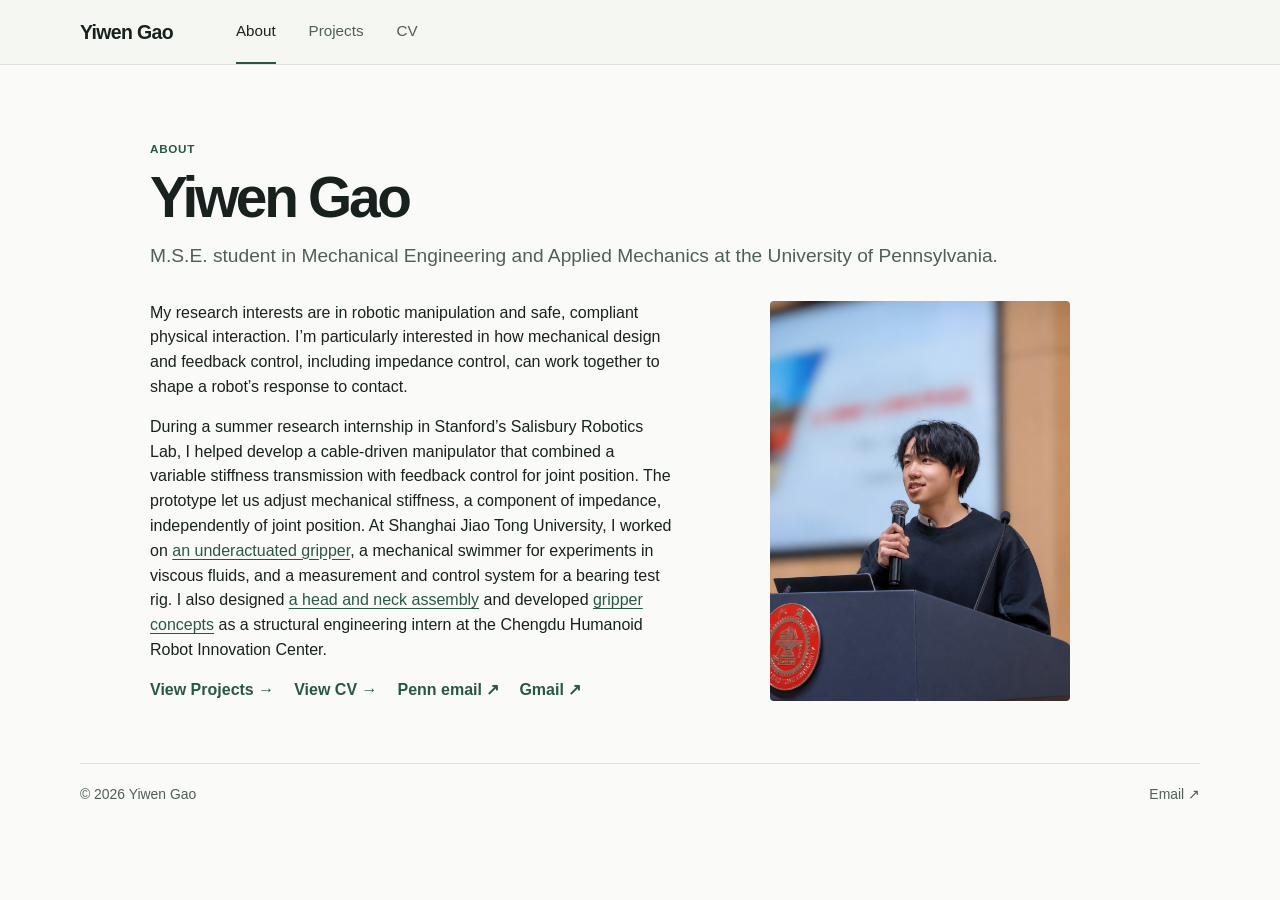
<file: index.html>
<!doctype html>
<html lang="en">
<head>
  <meta charset="utf-8">
  <meta name="viewport" content="width=device-width, initial-scale=1">
  <meta name="description" content="Engineering portfolio of Yiwen Gao, a Penn MEAM graduate student interested in robotic manipulation, impedance control, and safe physical interaction.">
  <meta name="theme-color" content="#fafbf8">
  <title>Yiwen Gao — About</title>
  <link rel="canonical" href="https://gyiwen618.github.io/">
  <link rel="icon" href="icon.png" type="image/png">
  <link rel="stylesheet" href="style.css">
</head>
<body>
  <a href="#main" class="skip">Skip to content</a>
  <header class="site-header">
    <div class="wrap header-inner">
      <a class="brand" href="./">Yiwen Gao</a>
      <nav aria-label="Main navigation"><a href="./" aria-current="page">About</a><a href="projects.html">Projects</a><a href="cv.html">CV</a></nav>
    </div>
  </header>
  <main id="main" class="wrap">
    <article class="about">
      <header class="page-head">
        <p class="eyebrow">About</p>
        <h1>Yiwen Gao</h1>
        <p class="lead">M.S.E. student in Mechanical Engineering and Applied Mechanics at the University&nbsp;of&nbsp;Pennsylvania.</p>
      </header>
      <div class="about-grid">
        <div class="prose">
          <p>My research interests are in robotic manipulation and safe, compliant physical interaction. I’m particularly interested in how mechanical design and feedback control, including impedance control, can work together to shape a robot’s response to contact.</p>
          <p>During a summer research internship in Stanford’s Salisbury Robotics Lab, I helped develop a cable-driven manipulator that combined a variable stiffness transmission with feedback control for joint position. The prototype let us adjust mechanical stiffness, a component of impedance, independently of joint position. At Shanghai Jiao Tong University, I worked on <a href="underactuated-gripper.html">an underactuated gripper</a>, a mechanical swimmer for experiments in viscous fluids, and a measurement and control system for a bearing test rig. I also designed <a href="konka-head.html">a head and neck assembly</a> and developed <a href="flexible-gripper.html">gripper concepts</a> as a structural engineering intern at the Chengdu Humanoid Robot Innovation Center.</p>
          <p class="about-links"><a href="projects.html">View Projects <span aria-hidden="true">→</span></a><a href="cv.html">View CV <span aria-hidden="true">→</span></a><a href="mailto:gyiwen@engineering.upenn.edu">Penn email <span aria-hidden="true">↗</span></a><a href="mailto:gyiwen618@gmail.com">Gmail <span aria-hidden="true">↗</span></a></p>
        </div>
        <figure class="about-portrait">
          <img src="yiwen-gao-speaking.jpg" alt="Yiwen Gao speaking at a lectern" width="1086" height="1448">
        </figure>
      </div>
    </article></main>
  <footer class="wrap footer">
    <span>© 2026 Yiwen Gao</span>
    <a href="mailto:gyiwen618@gmail.com">Email <span aria-hidden="true">↗</span></a>
  </footer>
</body>
</html>
</file>
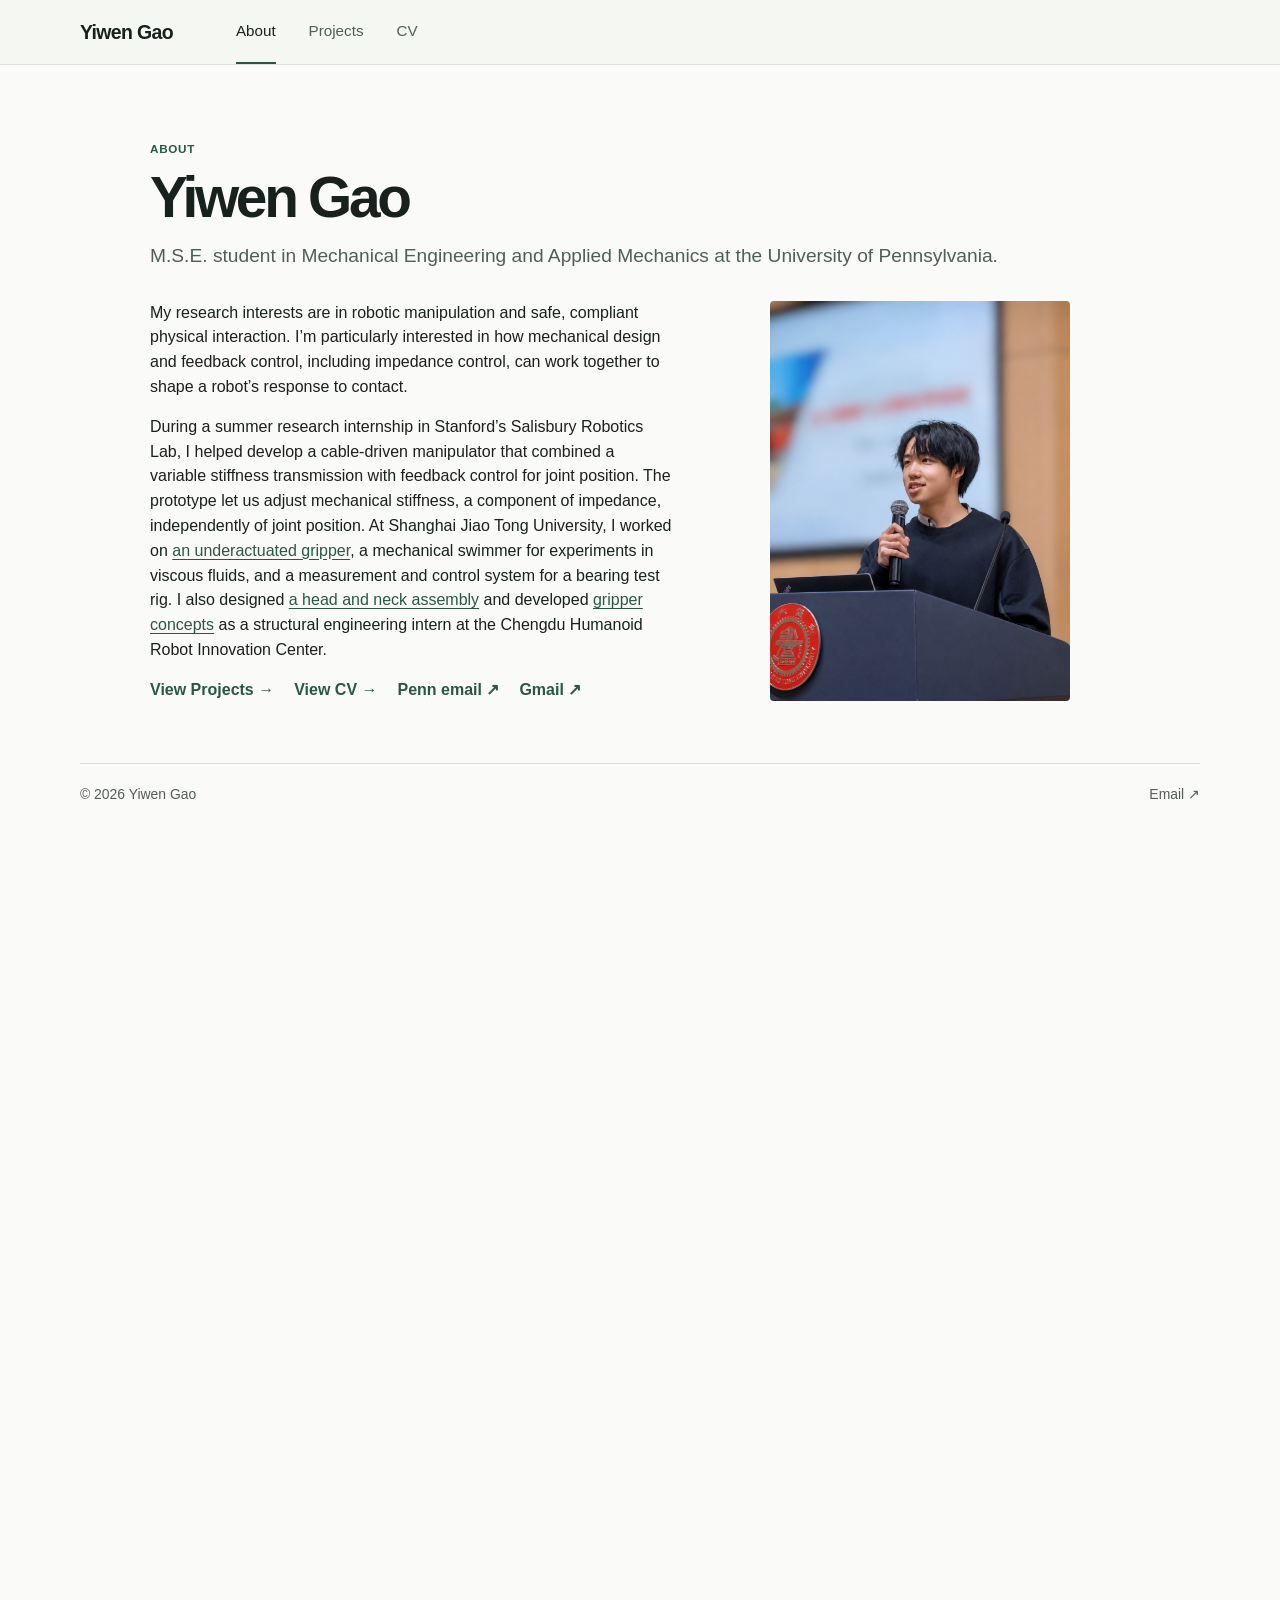
<file: about.html>
<!doctype html>
<html lang="en">
<head>
  <meta charset="utf-8">
  <meta name="viewport" content="width=device-width, initial-scale=1">
  <title>About — Yiwen Gao</title>
  <link rel="canonical" href="https://gyiwen618.github.io/">
  <meta http-equiv="refresh" content="0; url=./">
</head>
<body>
  <p>Continue to <a href="./">Yiwen Gao’s About page</a>.</p>
</body>
</html>
</file>
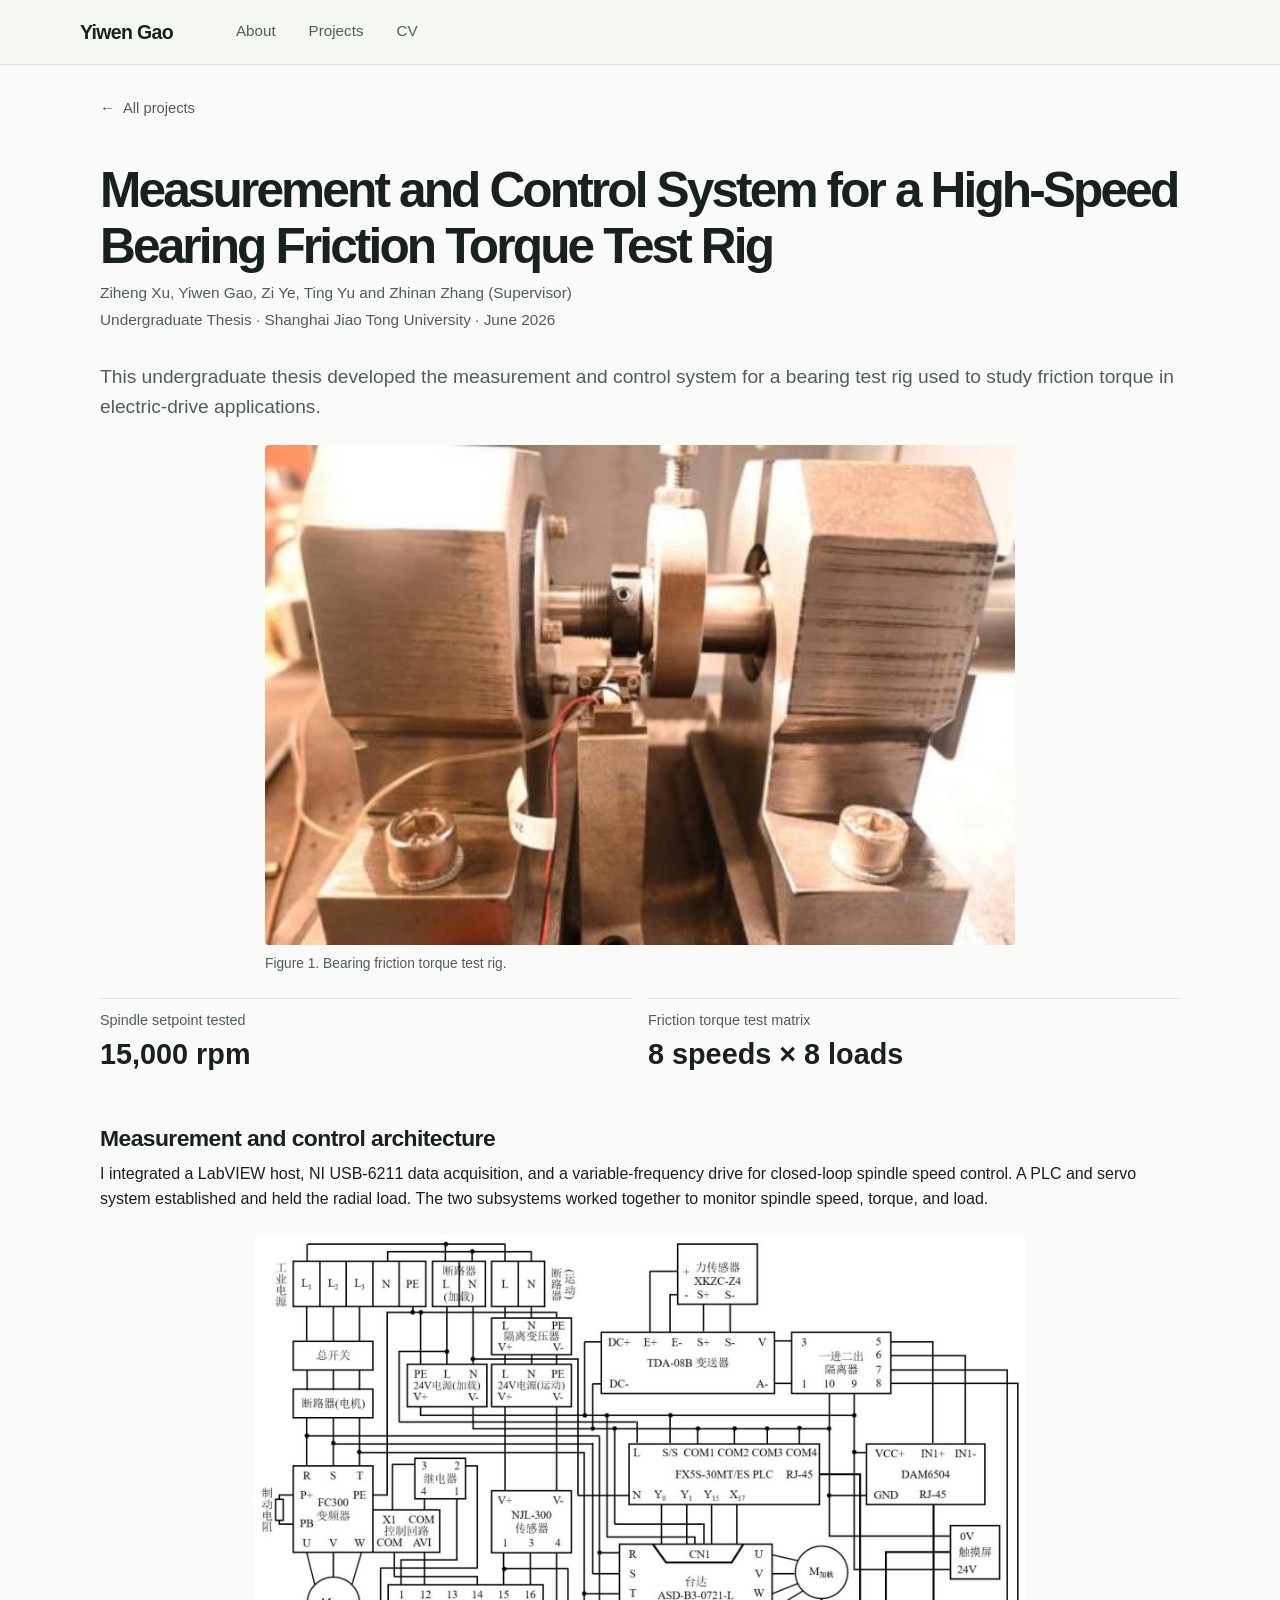
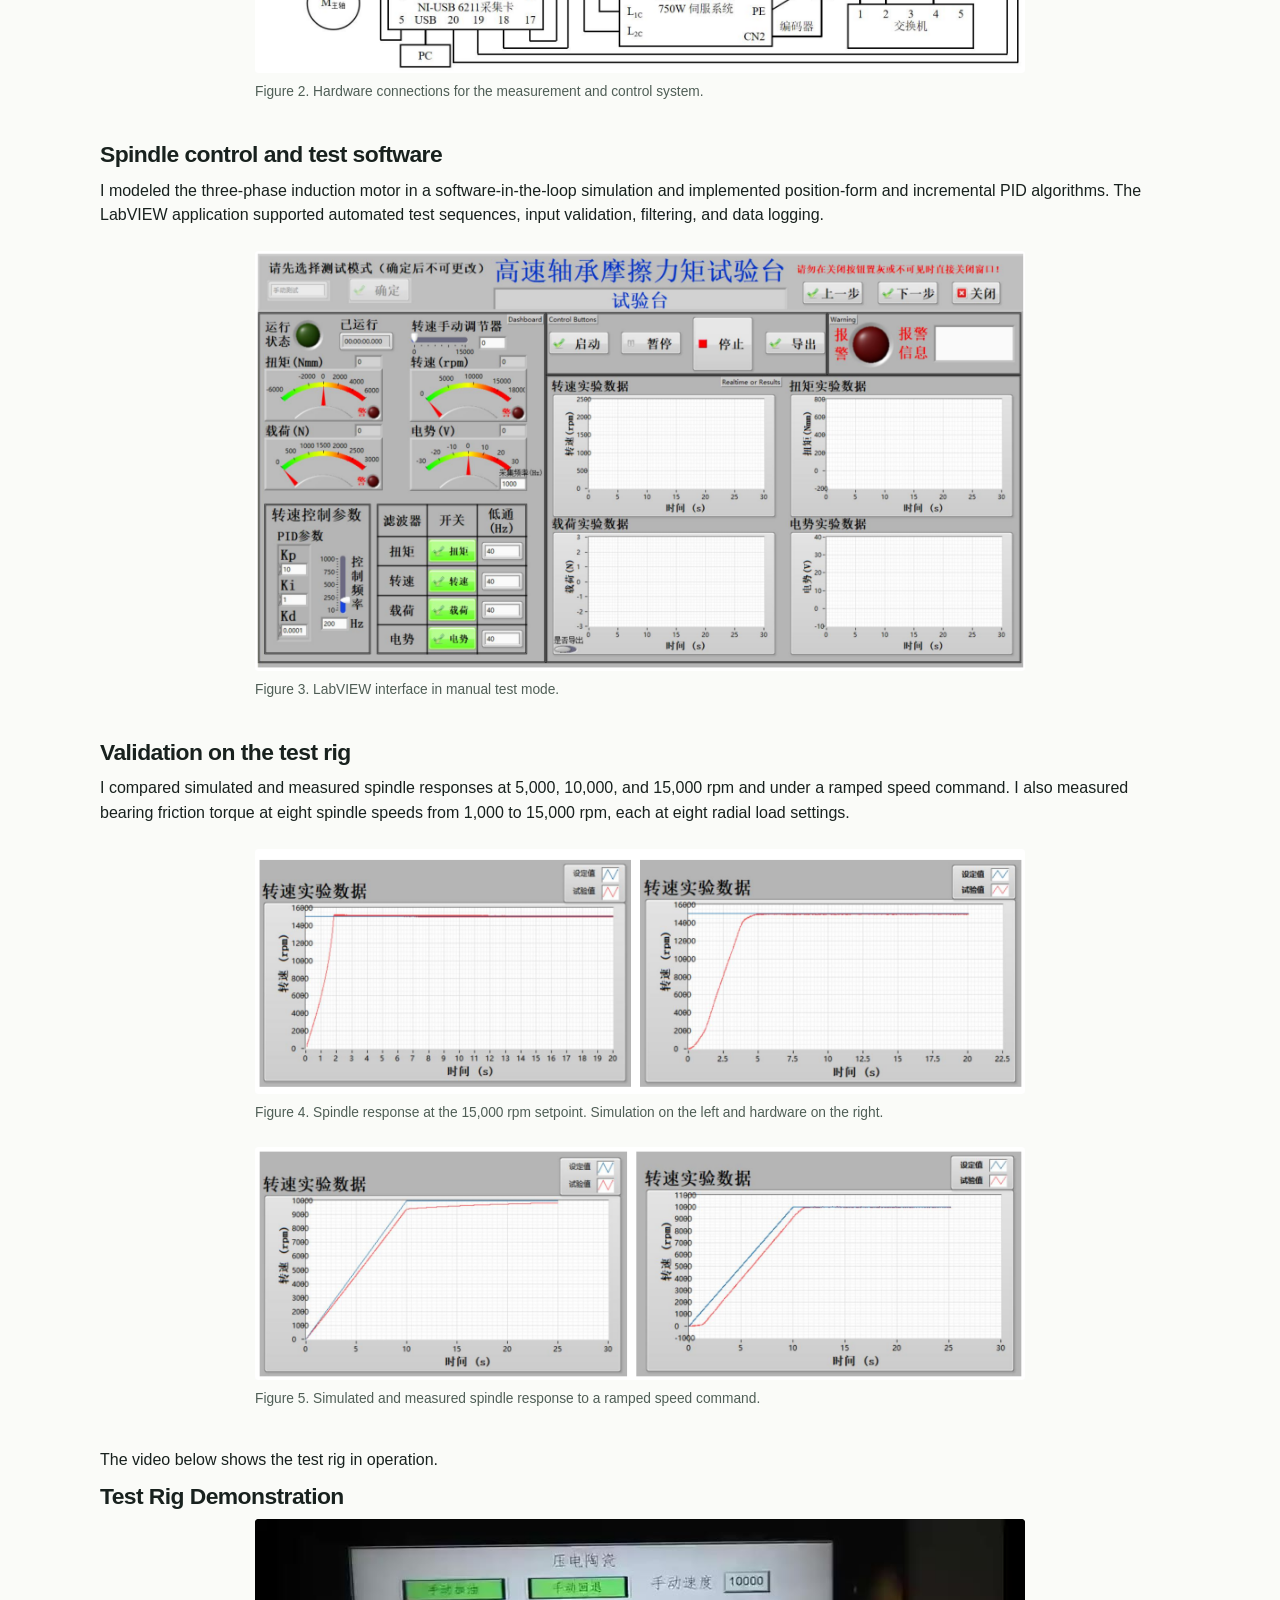
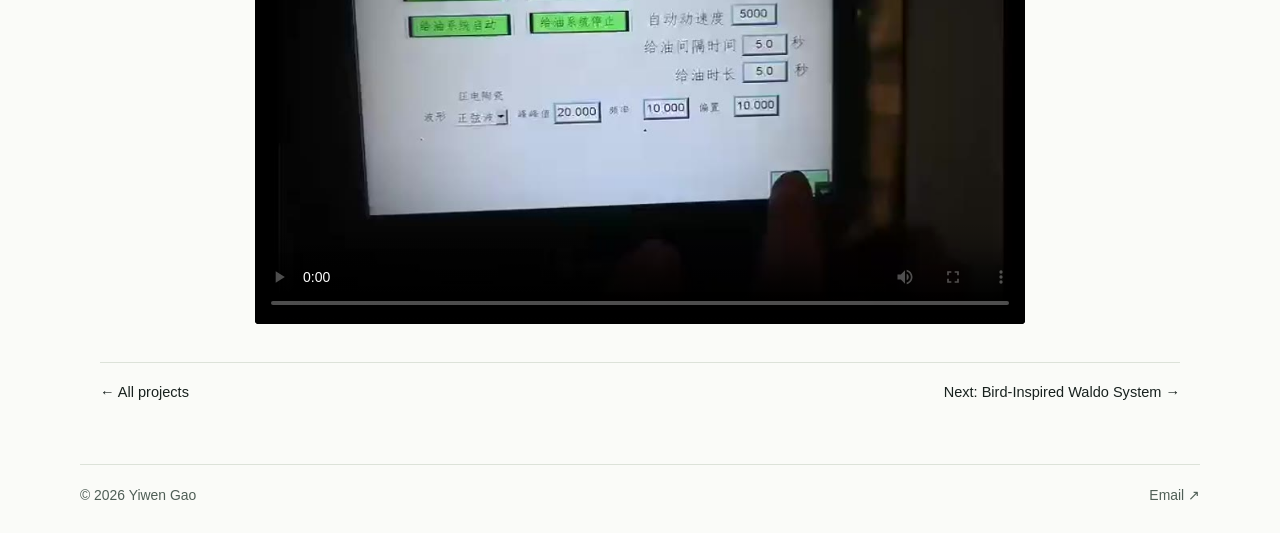
<file: bearing-test-rig.html>
<!doctype html>
<html lang="en">
<head>
  <meta charset="utf-8">
  <meta name="viewport" content="width=device-width, initial-scale=1">
  <meta name="description" content="Measurement and Control System for a High-Speed Bearing Friction Torque Test Rig">
  <meta name="theme-color" content="#fafbf8">
  <title>Measurement and Control System for a High-Speed Bearing Friction Torque Test Rig — Yiwen Gao</title>
  <link rel="icon" href="icon.png" type="image/png">
  <link rel="stylesheet" href="style.css">
</head>
<body>
  <a href="#main" class="skip">Skip to content</a>
  <header class="site-header">
    <div class="wrap header-inner">
      <a class="brand" href="./">Yiwen Gao</a>
      <nav aria-label="Main navigation"><a href="./">About</a><a href="projects.html">Projects</a><a href="cv.html">CV</a></nav>
    </div>
  </header>
  <main id="main" class="wrap">
  <article class="project portfolio-project">
    <a class="back" href="projects.html"><span aria-hidden="true">←</span> All projects</a>
    <header class="page-head"><h1>Measurement and Control System for a High-Speed Bearing Friction Torque Test Rig</h1><p class="project-byline">Ziheng Xu, Yiwen Gao, Zi Ye, Ting Yu and Zhinan Zhang (Supervisor)</p><p class="project-byline">Undergraduate Thesis · Shanghai Jiao Tong University · June 2026</p></header>
    
<p class="lead">This undergraduate thesis developed the measurement and control system for a bearing test rig used to study friction torque in electric-drive applications.</p>
<figure id="figure-1" class="project-figure bearing-cover-figure"><a href="bearing-cover.jpg"><img src="bearing-cover.jpg" alt="Close-up photograph of the bearing friction torque test rig" loading="eager" decoding="async"></a><figcaption>Figure 1. Bearing friction torque test rig.</figcaption></figure>
<dl class="thesis-stats">
  <div><dt>Spindle setpoint tested</dt><dd>15,000 rpm</dd></div>
  <div><dt>Friction torque test matrix</dt><dd>8 speeds × 8 loads</dd></div>
</dl>
<section class="project-section">
  <h2>Measurement and control architecture</h2>
  <p>I integrated a LabVIEW host, NI USB-6211 data acquisition, and a variable-frequency drive for closed-loop spindle speed control. A PLC and servo system established and held the radial load. The two subsystems worked together to monitor spindle speed, torque, and load.</p>
  <figure id="figure-2" class="project-figure "><a href="thesis-architecture.webp"><img src="thesis-architecture.webp" alt="Hardware connections for the measurement and control system." loading="lazy" decoding="async"></a><figcaption>Figure 2. Hardware connections for the measurement and control system.</figcaption></figure>
</section>
<section class="project-section">
  <h2>Spindle control and test software</h2>
  <p>I modeled the three-phase induction motor in a software-in-the-loop simulation and implemented position-form and incremental PID algorithms. The LabVIEW application supported automated test sequences, input validation, filtering, and data logging.</p>
  <figure id="figure-3" class="project-figure "><a href="thesis-labview.webp"><img src="thesis-labview.webp" alt="LabVIEW interface in manual test mode." loading="lazy" decoding="async"></a><figcaption>Figure 3. LabVIEW interface in manual test mode.</figcaption></figure>
</section>
<section class="project-section">
  <h2>Validation on the test rig</h2>
  <p>I compared simulated and measured spindle responses at 5,000, 10,000, and 15,000 rpm and under a ramped speed command. I also measured bearing friction torque at eight spindle speeds from 1,000 to 15,000 rpm, each at eight radial load settings.</p>
  <figure id="figure-4" class="project-figure "><a href="thesis-speed-tests.webp"><img src="thesis-speed-tests.webp" alt="Spindle response at the 15,000 rpm setpoint. Simulation on the left and hardware on the right." loading="lazy" decoding="async"></a><figcaption>Figure 4. Spindle response at the 15,000 rpm setpoint. Simulation on the left and hardware on the right.</figcaption></figure>
  <figure id="figure-5" class="project-figure "><a href="thesis-ramp-test.webp"><img src="thesis-ramp-test.webp" alt="Simulated and measured spindle response to a ramped speed command." loading="lazy" decoding="async"></a><figcaption>Figure 5. Simulated and measured spindle response to a ramped speed command.</figcaption></figure>
</section>
    <section class="project-section" aria-labelledby="bearing-video">
      <p>The video below shows the test rig in operation.</p>
      <h2 id="bearing-video">Test Rig Demonstration</h2>
      <video controls playsinline preload="metadata" class="project-video" poster="bearing-test-rig-demo-poster.jpg" width="960" height="506">
        <source src="bearing-test-rig-demo.mp4" type="video/mp4">
        <a href="bearing-test-rig-demo.mp4">Download the test rig video</a>
      </video>
    </section>
    <div class="project-next">
      <a href="projects.html">← All projects</a>
      <a href="bird-waldo.html">Next: Bird-Inspired Waldo System →</a>
    </div>
  </article></main>
  <footer class="wrap footer"><span>© 2026 Yiwen Gao</span><a href="mailto:gyiwen618@gmail.com">Email <span aria-hidden="true">↗</span></a></footer>
</body>
</html>
</file>
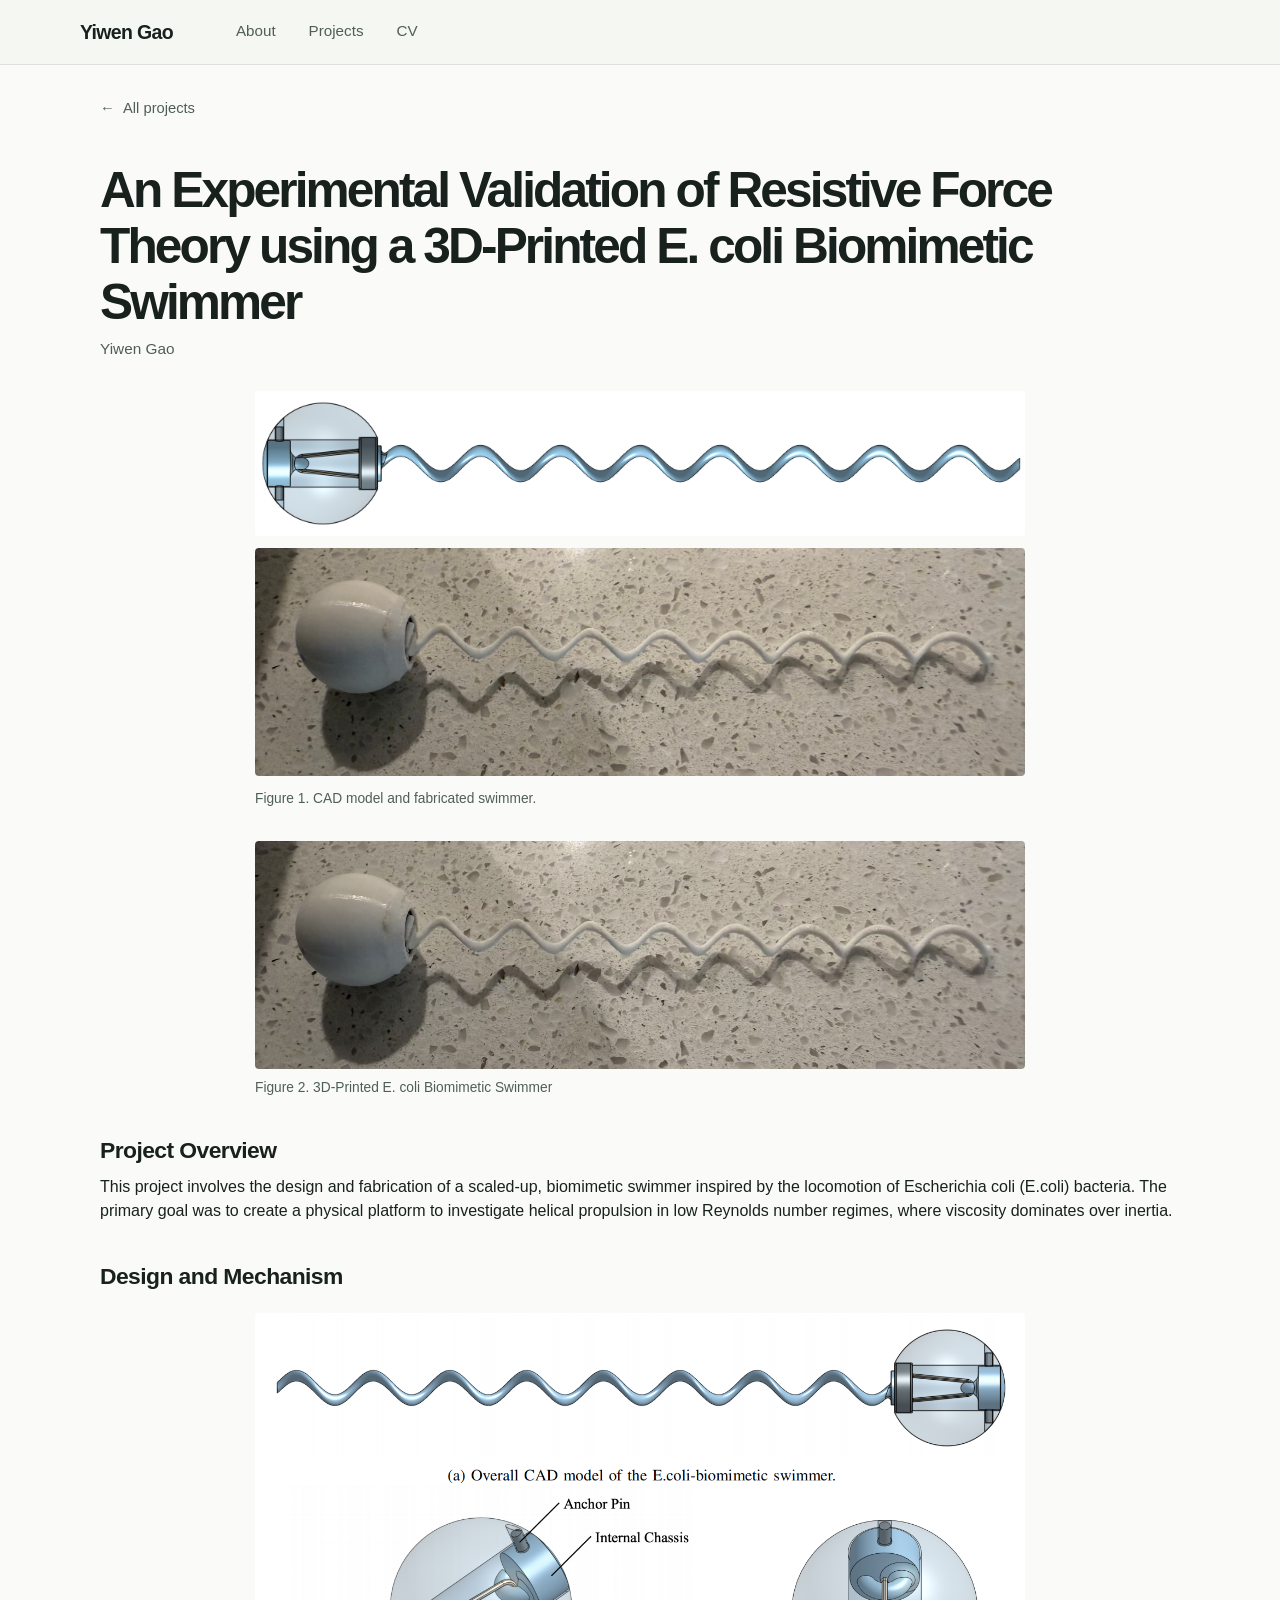
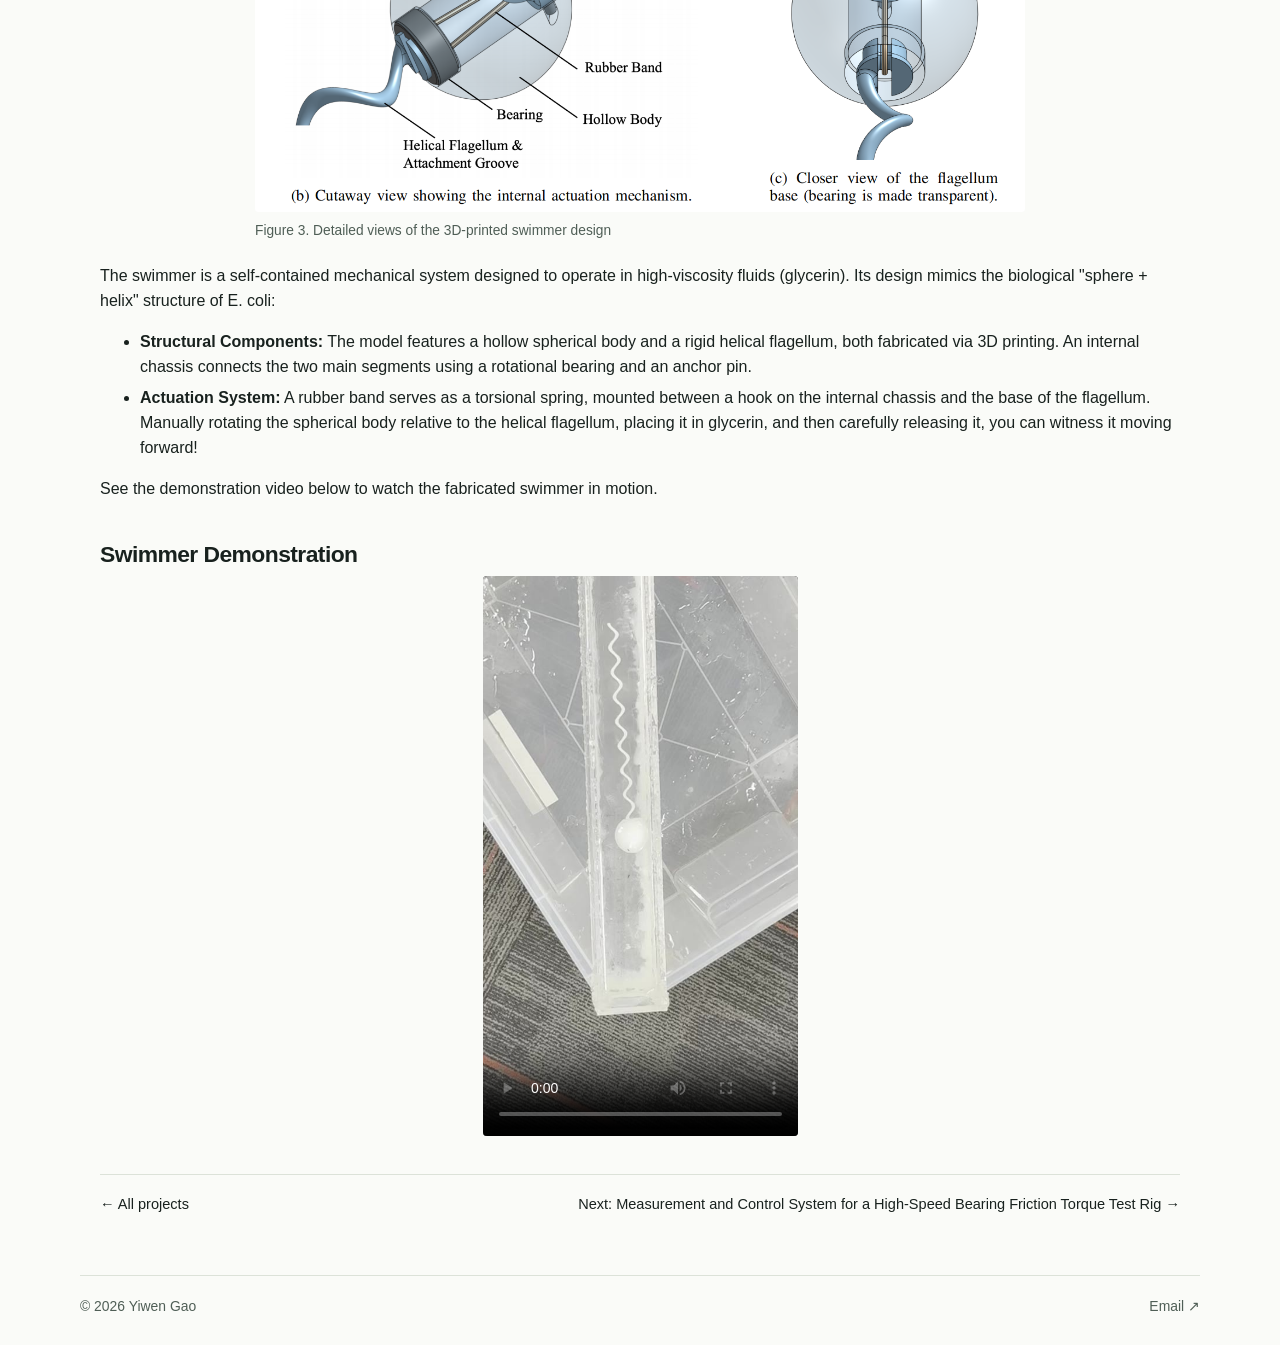
<file: biomimetic-swimmer.html>
<!doctype html>
<html lang="en">
<head>
  <meta charset="utf-8">
  <meta name="viewport" content="width=device-width, initial-scale=1">
  <meta name="description" content="An Experimental Validation of Resistive Force Theory using a 3D-Printed E. coli Biomimetic Swimmer">
  <meta name="theme-color" content="#fafbf8">
  <title>An Experimental Validation of Resistive Force Theory using a 3D-Printed E. coli Biomimetic Swimmer — Yiwen Gao</title>
  <link rel="icon" href="icon.png" type="image/png">
  <link rel="stylesheet" href="style.css">
</head>
<body>
  <a href="#main" class="skip">Skip to content</a>
  <header class="site-header">
    <div class="wrap header-inner">
      <a class="brand" href="./">Yiwen Gao</a>
      <nav aria-label="Main navigation"><a href="./">About</a><a href="projects.html">Projects</a><a href="cv.html">CV</a></nav>
    </div>
  </header>
  <main id="main" class="wrap">
  <article class="project portfolio-project">
    <a class="back" href="projects.html"><span aria-hidden="true">←</span> All projects</a>
    <header class="page-head"><h1>An Experimental Validation of Resistive Force Theory using a 3D-Printed E. coli Biomimetic Swimmer</h1><p class="project-byline">Yiwen Gao</p></header>
    <figure id="figure-1" class="project-cover-pair">
      <img src="swimmer-model.png" alt="CAD model of the biomimetic swimmer" loading="eager" decoding="async">
      <img src="swimmer-built.jpg" alt="Photograph of the fabricated swimmer" loading="eager" decoding="async">
      <figcaption>Figure 1. CAD model and fabricated swimmer.</figcaption>
    </figure>
    <figure id="figure-2" class="project-figure main-figure"><a href="swimmer-prototype.webp"><img src="swimmer-prototype.webp" alt="3D-Printed E. coli Biomimetic Swimmer" loading="lazy" decoding="async"></a><figcaption>Figure 2. 3D-Printed E. coli Biomimetic Swimmer</figcaption></figure><section class="project-section"><h2>Project Overview</h2><p>This project involves the design and fabrication of a scaled-up, biomimetic swimmer inspired by the locomotion of Escherichia coli (E.coli) bacteria. The primary goal was to create a physical platform to investigate helical propulsion in low Reynolds number regimes, where viscosity dominates over inertia.</p></section><section class="project-section"><h2>Design and Mechanism</h2><figure id="figure-3" class="project-figure "><a href="swimmer-design.webp"><img src="swimmer-design.webp" alt="Detailed views of the 3D-printed swimmer design" loading="lazy" decoding="async"></a><figcaption>Figure 3. Detailed views of the 3D-printed swimmer design</figcaption></figure><p>The swimmer is a self-contained mechanical system designed to operate in high-viscosity fluids (glycerin). Its design mimics the biological "sphere + helix" structure of E. coli:</p><ul><li><strong>Structural Components:</strong> The model features a hollow spherical body and a rigid helical flagellum, both fabricated via 3D printing. An internal chassis connects the two main segments using a rotational bearing and an anchor pin.</li><li><strong>Actuation System:</strong> A rubber band serves as a torsional spring, mounted between a hook on the internal chassis and the base of the flagellum. Manually rotating the spherical body relative to the helical flagellum, placing it in glycerin, and then carefully releasing it, you can witness it moving forward!</li></ul>
      <p>See the demonstration video below to watch the fabricated swimmer in motion.</p>
    </section>
    <section class="project-section" aria-labelledby="demo-video">
      <h2 id="demo-video">Swimmer Demonstration</h2>
      <video controls playsinline preload="metadata" class="project-video portrait-video" poster="biomimetic-swimmer-demo-poster.jpg" width="540" height="960">
        <source src="biomimetic-swimmer-demo.mp4" type="video/mp4">
        <a href="biomimetic-swimmer-demo.mp4">Download the video</a>
      </video>
    </section>
    <div class="project-next">
      <a href="projects.html">← All projects</a>
      <a href="bearing-test-rig.html">Next: Measurement and Control System for a High-Speed Bearing Friction Torque Test Rig →</a>
    </div>
  </article></main>
  <footer class="wrap footer"><span>© 2026 Yiwen Gao</span><a href="mailto:gyiwen618@gmail.com">Email <span aria-hidden="true">↗</span></a></footer>
</body>
</html>
</file>
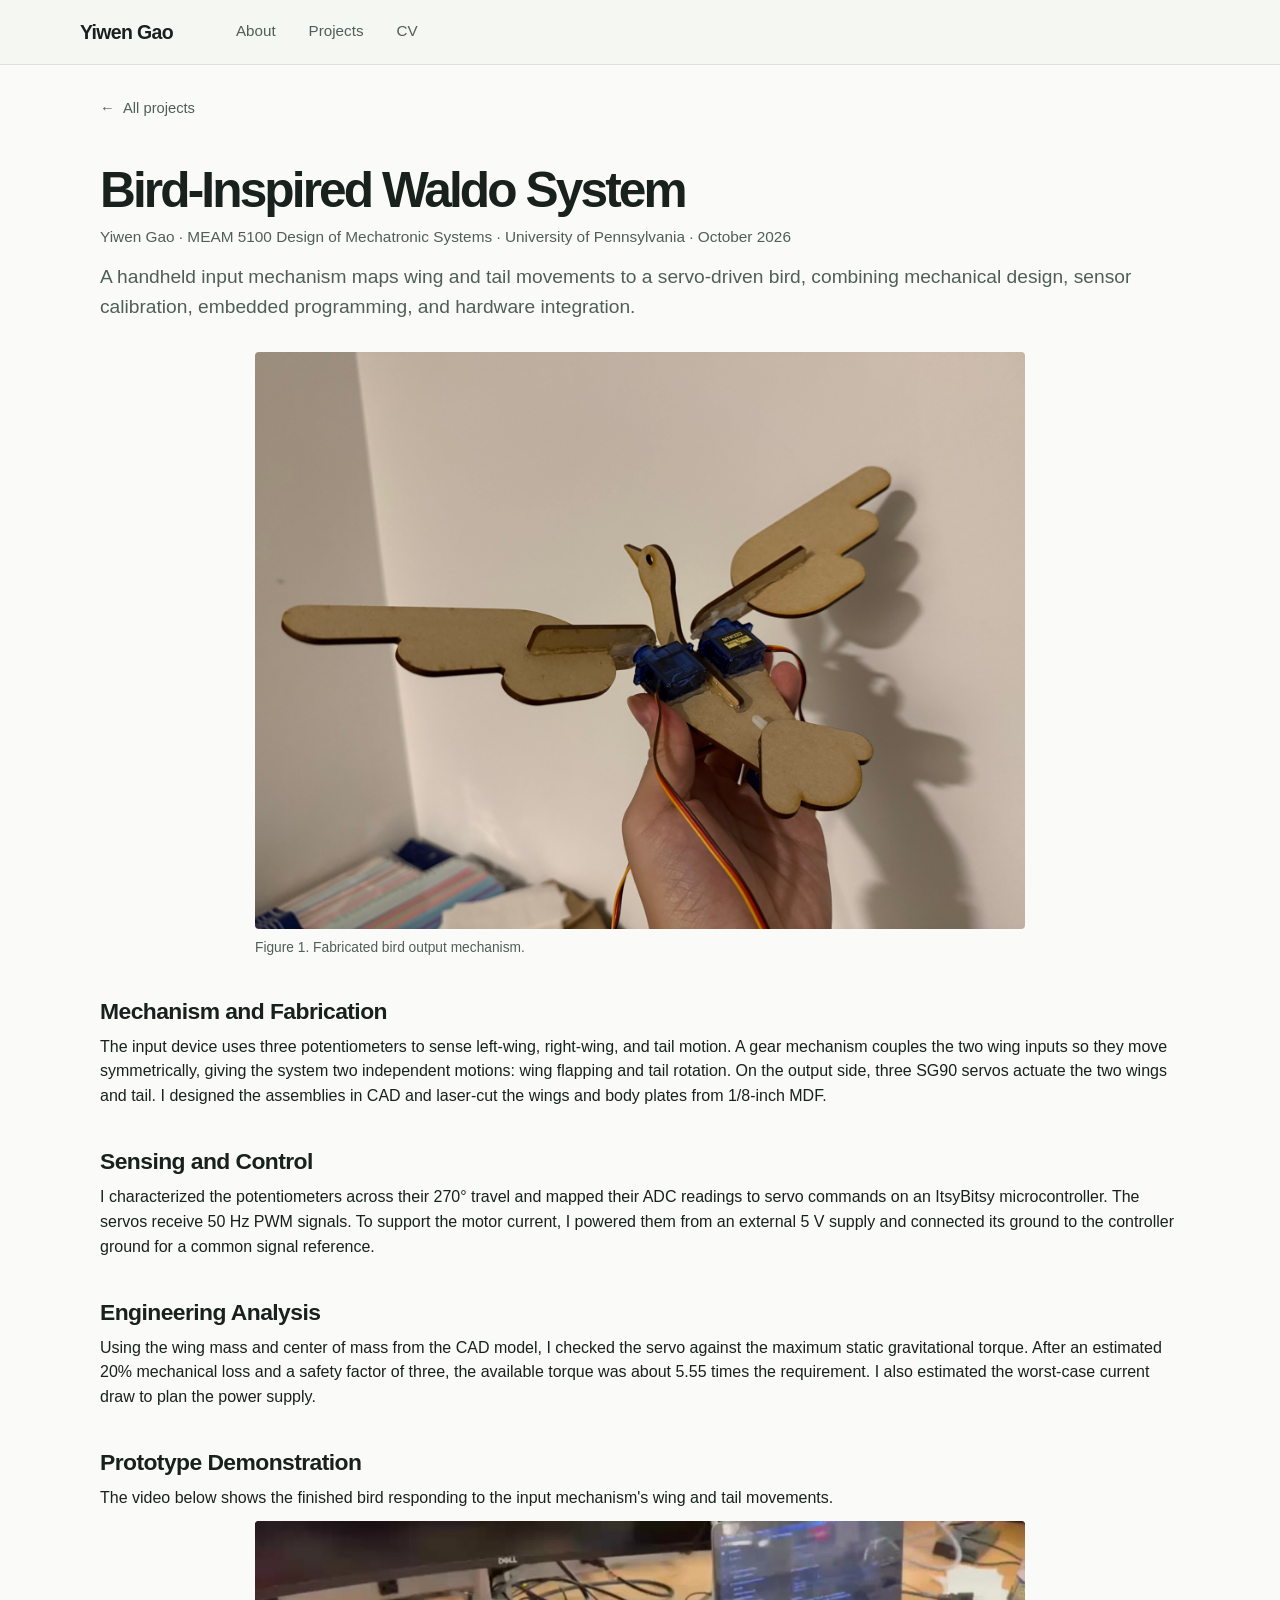
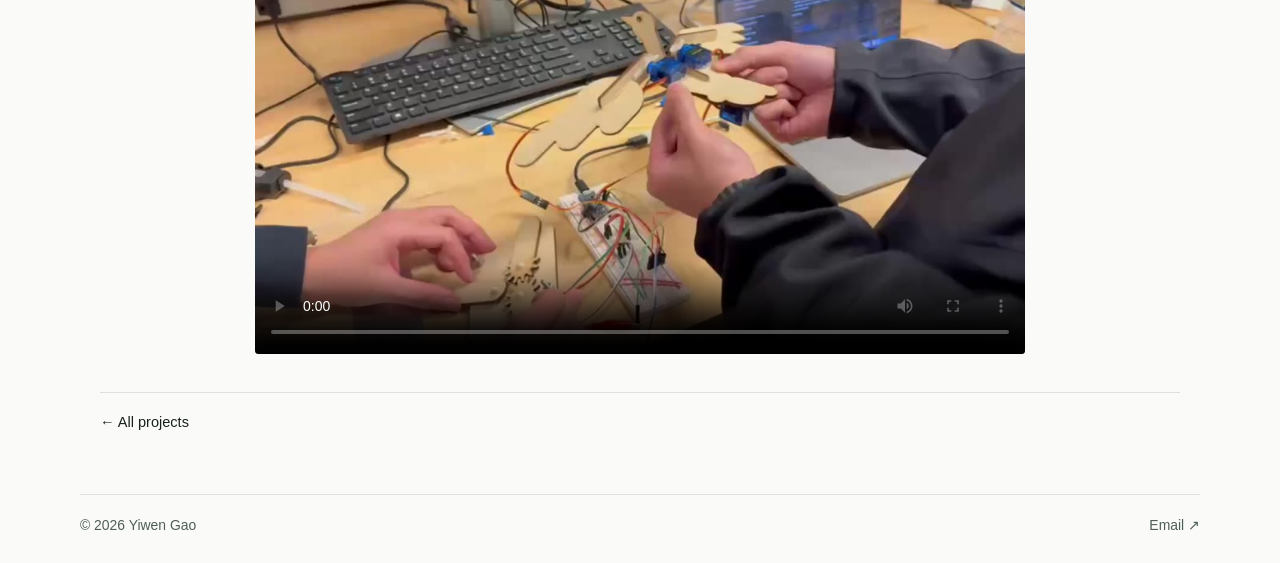
<file: bird-waldo.html>
<!doctype html>
<html lang="en">
<head>
  <meta charset="utf-8">
  <meta name="viewport" content="width=device-width, initial-scale=1">
  <meta name="description" content="A bird-inspired Waldo system designed and built by Yiwen Gao for MEAM 5100.">
  <meta name="theme-color" content="#fafbf8">
  <title>Bird-Inspired Waldo System — Yiwen Gao</title>
  <link rel="icon" href="icon.png" type="image/png">
  <link rel="stylesheet" href="style.css">
</head>
<body>
  <a href="#main" class="skip">Skip to content</a>
  <header class="site-header"><div class="wrap header-inner"><a class="brand" href="./">Yiwen Gao</a><nav aria-label="Main navigation"><a href="./">About</a><a href="projects.html">Projects</a><a href="cv.html">CV</a></nav></div></header>
  <main id="main" class="wrap"><article class="project portfolio-project">
    <a class="back" href="projects.html"><span aria-hidden="true">←</span> All projects</a>
    <header class="page-head"><h1>Bird-Inspired Waldo System</h1><p class="project-byline">Yiwen Gao · MEAM 5100 Design of Mechatronic Systems · University of Pennsylvania · October 2026</p><p class="lead">A handheld input mechanism maps wing and tail movements to a servo-driven bird, combining mechanical design, sensor calibration, embedded programming, and hardware integration.</p></header>
    <figure id="figure-1" class="project-figure main-figure"><a href="bird-waldo-prototype.jpg"><img src="bird-waldo-prototype.jpg" alt="Fabricated bird with two laser-cut wings, tail, and three SG90 servos" loading="eager" decoding="async"></a><figcaption>Figure 1. Fabricated bird output mechanism.</figcaption></figure>
    <section class="project-section"><h2>Mechanism and Fabrication</h2><p>The input device uses three potentiometers to sense left-wing, right-wing, and tail motion. A gear mechanism couples the two wing inputs so they move symmetrically, giving the system two independent motions: wing flapping and tail rotation. On the output side, three SG90 servos actuate the two wings and tail. I designed the assemblies in CAD and laser-cut the wings and body plates from 1/8-inch MDF.</p></section>
    <section class="project-section"><h2>Sensing and Control</h2><p>I characterized the potentiometers across their 270° travel and mapped their ADC readings to servo commands on an ItsyBitsy microcontroller. The servos receive 50 Hz PWM signals. To support the motor current, I powered them from an external 5 V supply and connected its ground to the controller ground for a common signal reference.</p></section>
    <section class="project-section"><h2>Engineering Analysis</h2><p>Using the wing mass and center of mass from the CAD model, I checked the servo against the maximum static gravitational torque. After an estimated 20% mechanical loss and a safety factor of three, the available torque was about 5.55 times the requirement. I also estimated the worst-case current draw to plan the power supply.</p></section>
    <section class="project-section" aria-labelledby="bird-video"><h2 id="bird-video">Prototype Demonstration</h2><p>The video below shows the finished bird responding to the input mechanism's wing and tail movements.</p><video controls playsinline preload="metadata" class="project-video" poster="bird-waldo-demo-poster.jpg" width="960" height="540" aria-label="Bird-inspired Waldo system demonstration"><source src="bird-waldo-demo.mp4" type="video/mp4"><a href="bird-waldo-demo.mp4">Download the demonstration video</a></video></section>
    <div class="project-next"><a href="projects.html">← All projects</a></div>
  </article></main>
  <footer class="wrap footer"><span>© 2026 Yiwen Gao</span><a href="mailto:gyiwen618@gmail.com">Email <span aria-hidden="true">↗</span></a></footer>
</body>
</html>
</file>
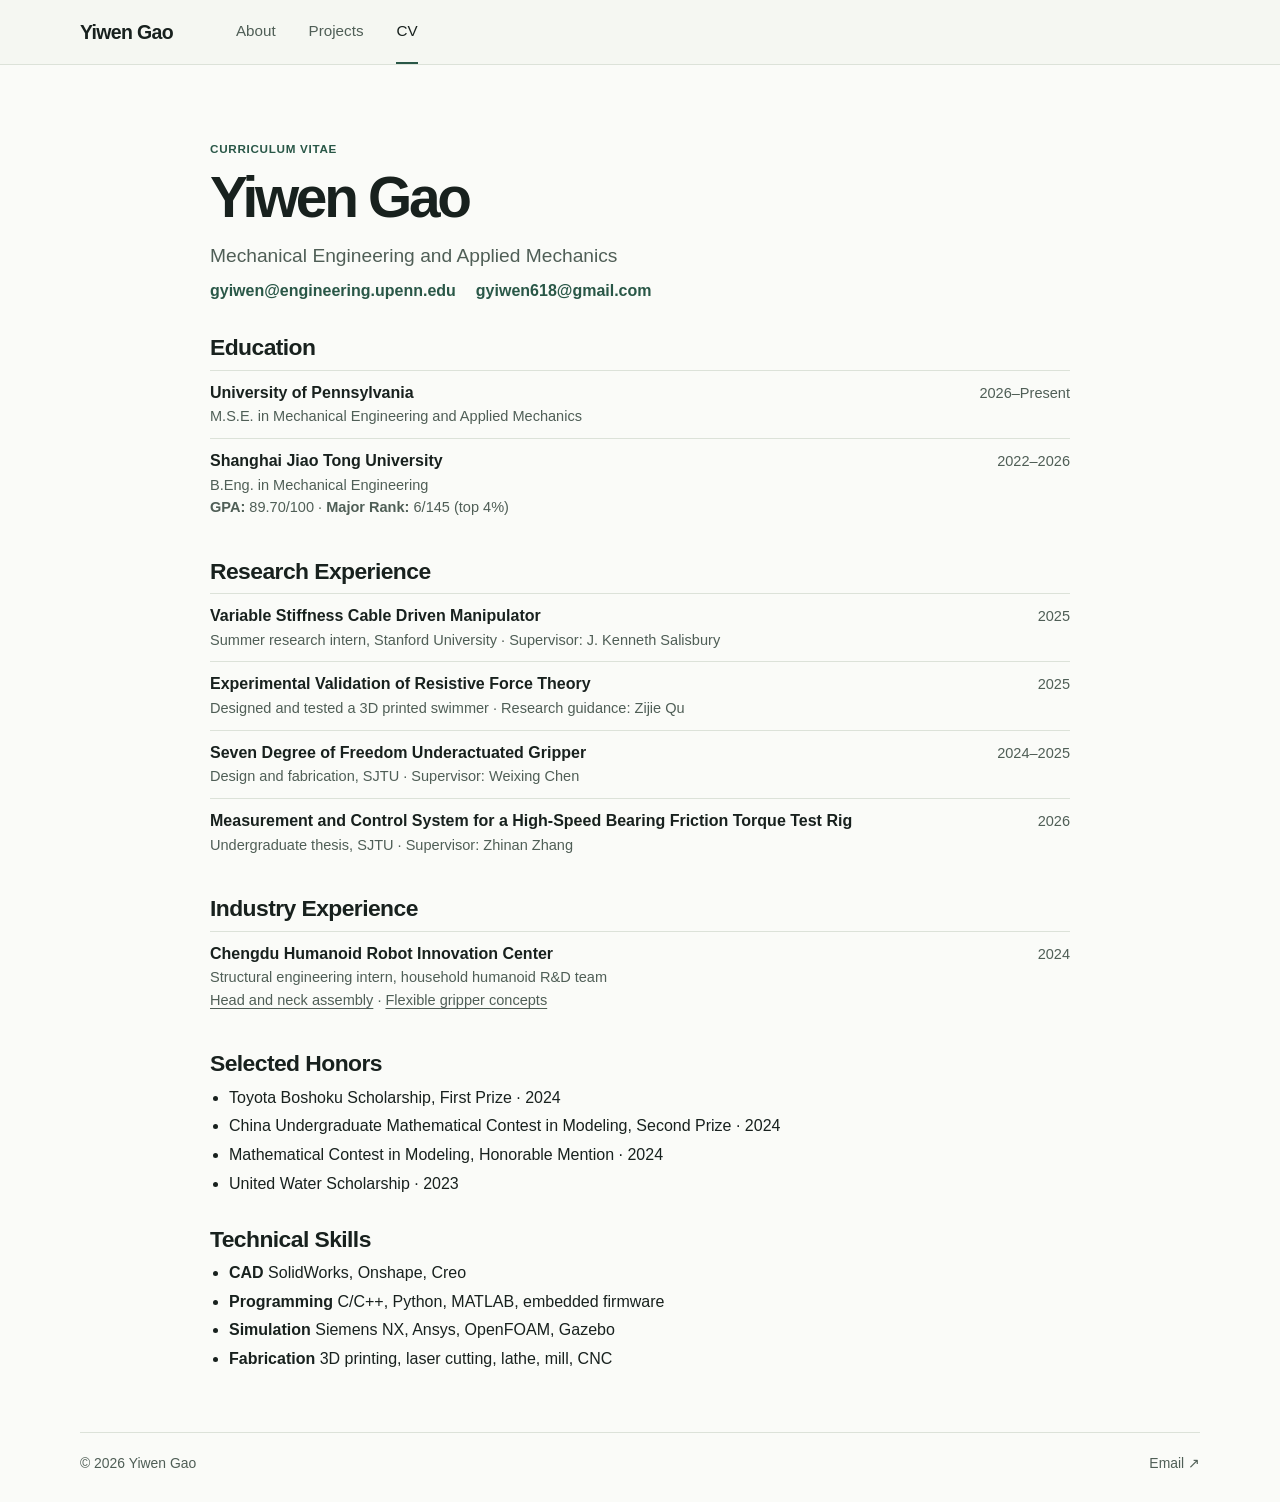
<file: cv.html>
<!doctype html>
<html lang="en">
<head>
  <meta charset="utf-8">
  <meta name="viewport" content="width=device-width, initial-scale=1">
  <meta name="description" content="Engineering portfolio of Yiwen Gao, a Penn MEAM graduate student working on robotic manipulation, compliant mechanisms, and experimental prototypes.">
  <meta name="theme-color" content="#fafbf8">
  <title>CV — Yiwen Gao</title>
  <link rel="icon" href="icon.png" type="image/png">
  <link rel="stylesheet" href="style.css">
</head>
<body>
  <a href="#main" class="skip">Skip to content</a>
  <header class="site-header">
    <div class="wrap header-inner">
      <a class="brand" href="./">Yiwen Gao</a>
      <nav aria-label="Main navigation"><a href="./">About</a><a href="projects.html">Projects</a><a href="cv.html" aria-current="page">CV</a></nav>
    </div>
  </header>
  <main id="main" class="wrap">
    <article class="cv">
      <header class="page-head">
        <p class="eyebrow">Curriculum Vitae</p>
        <h1>Yiwen Gao</h1>
        <p class="lead">Mechanical Engineering and Applied Mechanics</p>
        <p class="about-links"><a class="cv-email" href="mailto:gyiwen@engineering.upenn.edu">gyiwen@engineering.upenn.edu</a><a class="cv-email" href="mailto:gyiwen618@gmail.com">gyiwen618@gmail.com</a></p>
      </header>
      <section><h2>Education</h2>
        <div class="cv-row"><div><h3>University of Pennsylvania</h3><p>M.S.E. in Mechanical Engineering and Applied Mechanics</p></div><span>2026–Present</span></div>
        <div class="cv-row"><div><h3>Shanghai Jiao Tong University</h3><p>B.Eng. in Mechanical Engineering</p><p><strong>GPA:</strong> 89.70/100 · <strong>Major Rank:</strong> 6/145 (top 4%)</p></div><span>2022–2026</span></div>
      </section>
      <section><h2>Research Experience</h2>
        <div class="cv-row"><div><h3><a href="variable-stiffness.html">Variable Stiffness Cable Driven Manipulator</a></h3><p>Summer research intern, Stanford University · Supervisor: J. Kenneth Salisbury</p></div><span>2025</span></div>
        <div class="cv-row"><div><h3><a href="biomimetic-swimmer.html">Experimental Validation of Resistive Force Theory</a></h3><p>Designed and tested a 3D printed swimmer · Research guidance: Zijie Qu</p></div><span>2025</span></div>

        <div class="cv-row"><div><h3><a href="underactuated-gripper.html">Seven Degree of Freedom Underactuated Gripper</a></h3><p>Design and fabrication, SJTU · Supervisor: Weixing Chen</p></div><span>2024–2025</span></div>
        <div class="cv-row"><div><h3><a href="bearing-test-rig.html">Measurement and Control System for a High-Speed Bearing Friction Torque Test Rig</a></h3><p>Undergraduate thesis, SJTU · Supervisor: Zhinan Zhang</p></div><span>2026</span></div>
      </section>
      <section><h2>Industry Experience</h2>
        <div class="cv-row"><div><h3>Chengdu Humanoid Robot Innovation Center</h3><p>Structural engineering intern, household humanoid R&D team</p><p><a href="konka-head.html">Head and neck assembly</a> · <a href="flexible-gripper.html">Flexible gripper concepts</a></p></div><span>2024</span></div>
      </section>
      <section><h2>Selected Honors</h2>
        <ul class="plain"><li>Toyota Boshoku Scholarship, First Prize · 2024</li><li>China Undergraduate Mathematical Contest in Modeling, Second Prize · 2024</li><li>Mathematical Contest in Modeling, Honorable Mention · 2024</li><li>United Water Scholarship · 2023</li></ul>
      </section>
      <section><h2>Technical Skills</h2>
        <ul class="plain"><li><strong>CAD</strong> SolidWorks, Onshape, Creo</li><li><strong>Programming</strong> C/C++, Python, MATLAB, embedded firmware</li><li><strong>Simulation</strong> Siemens NX, Ansys, OpenFOAM, Gazebo</li><li><strong>Fabrication</strong> 3D printing, laser cutting, lathe, mill, CNC</li></ul>
      </section>
    </article></main>
  <footer class="wrap footer">
    <span>© 2026 Yiwen Gao</span>
    <a href="mailto:gyiwen618@gmail.com">Email <span aria-hidden="true">↗</span></a>
  </footer>
</body>
</html>
</file>
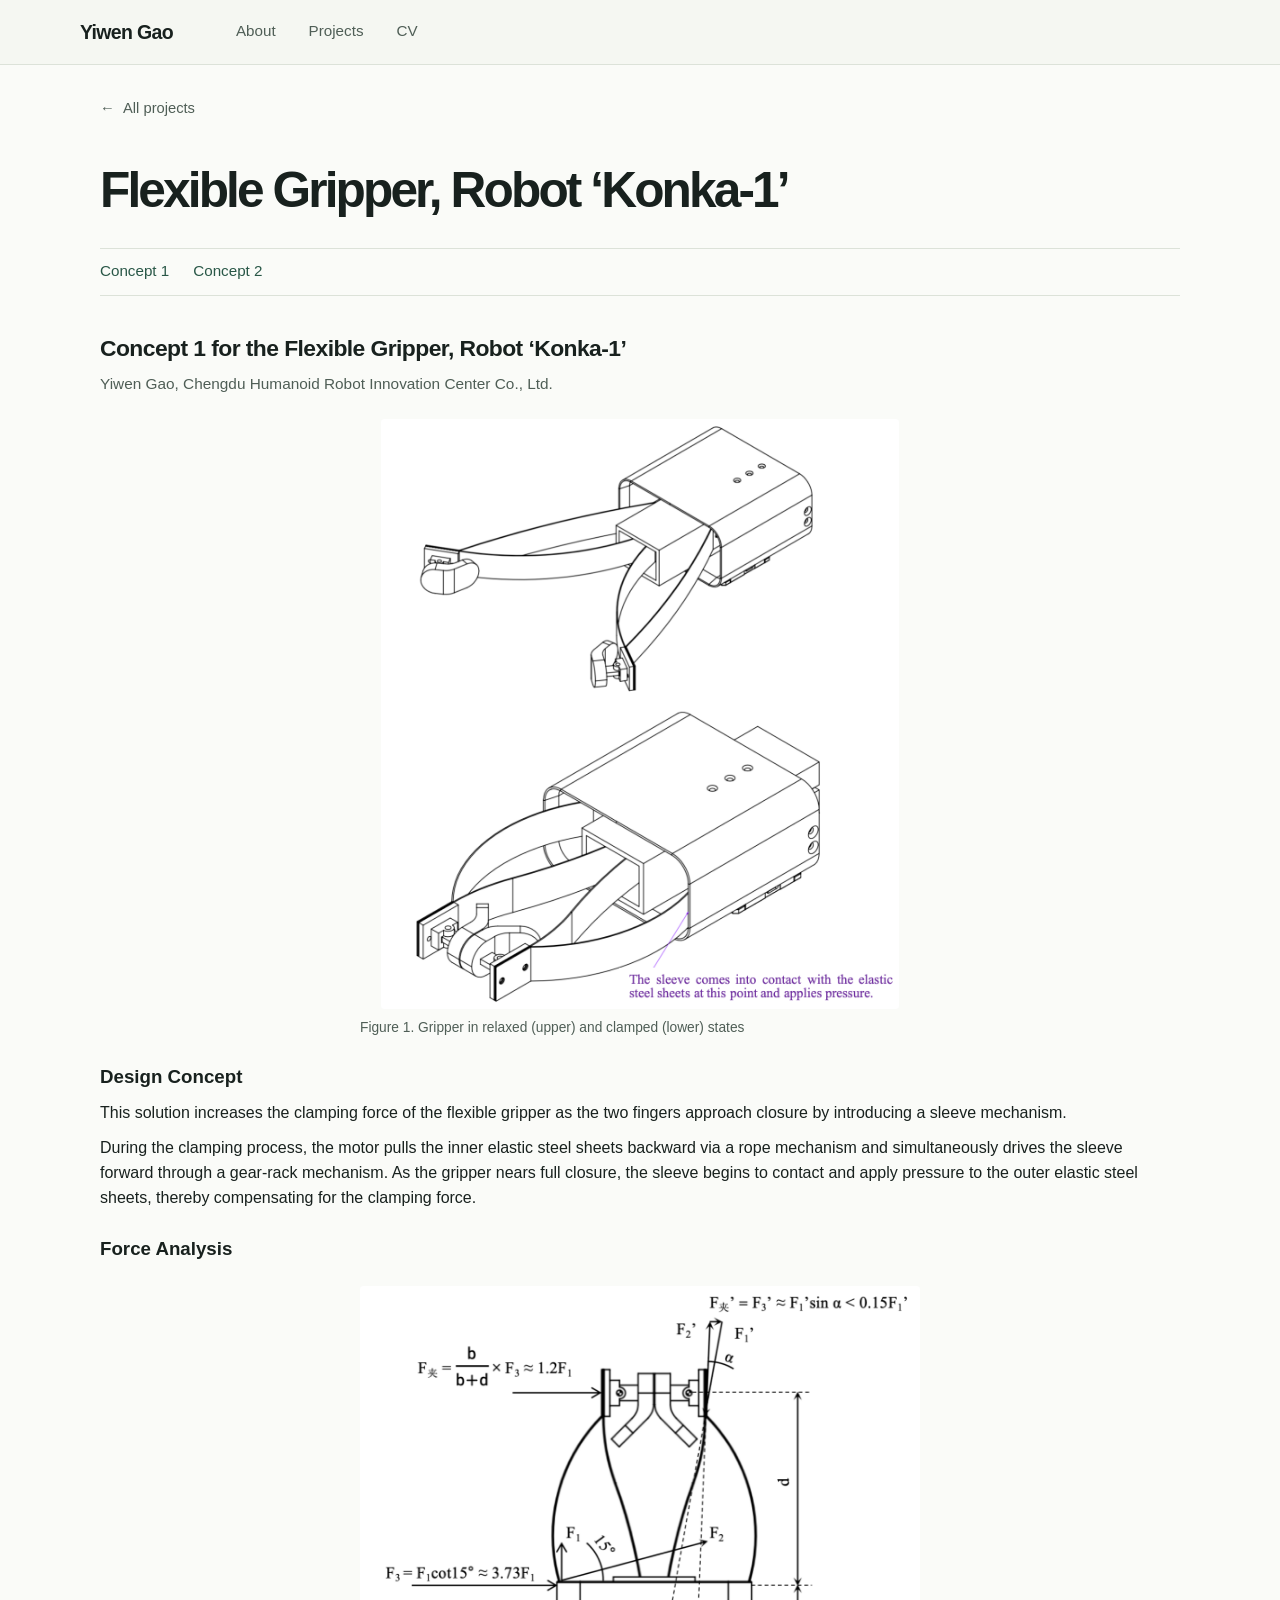
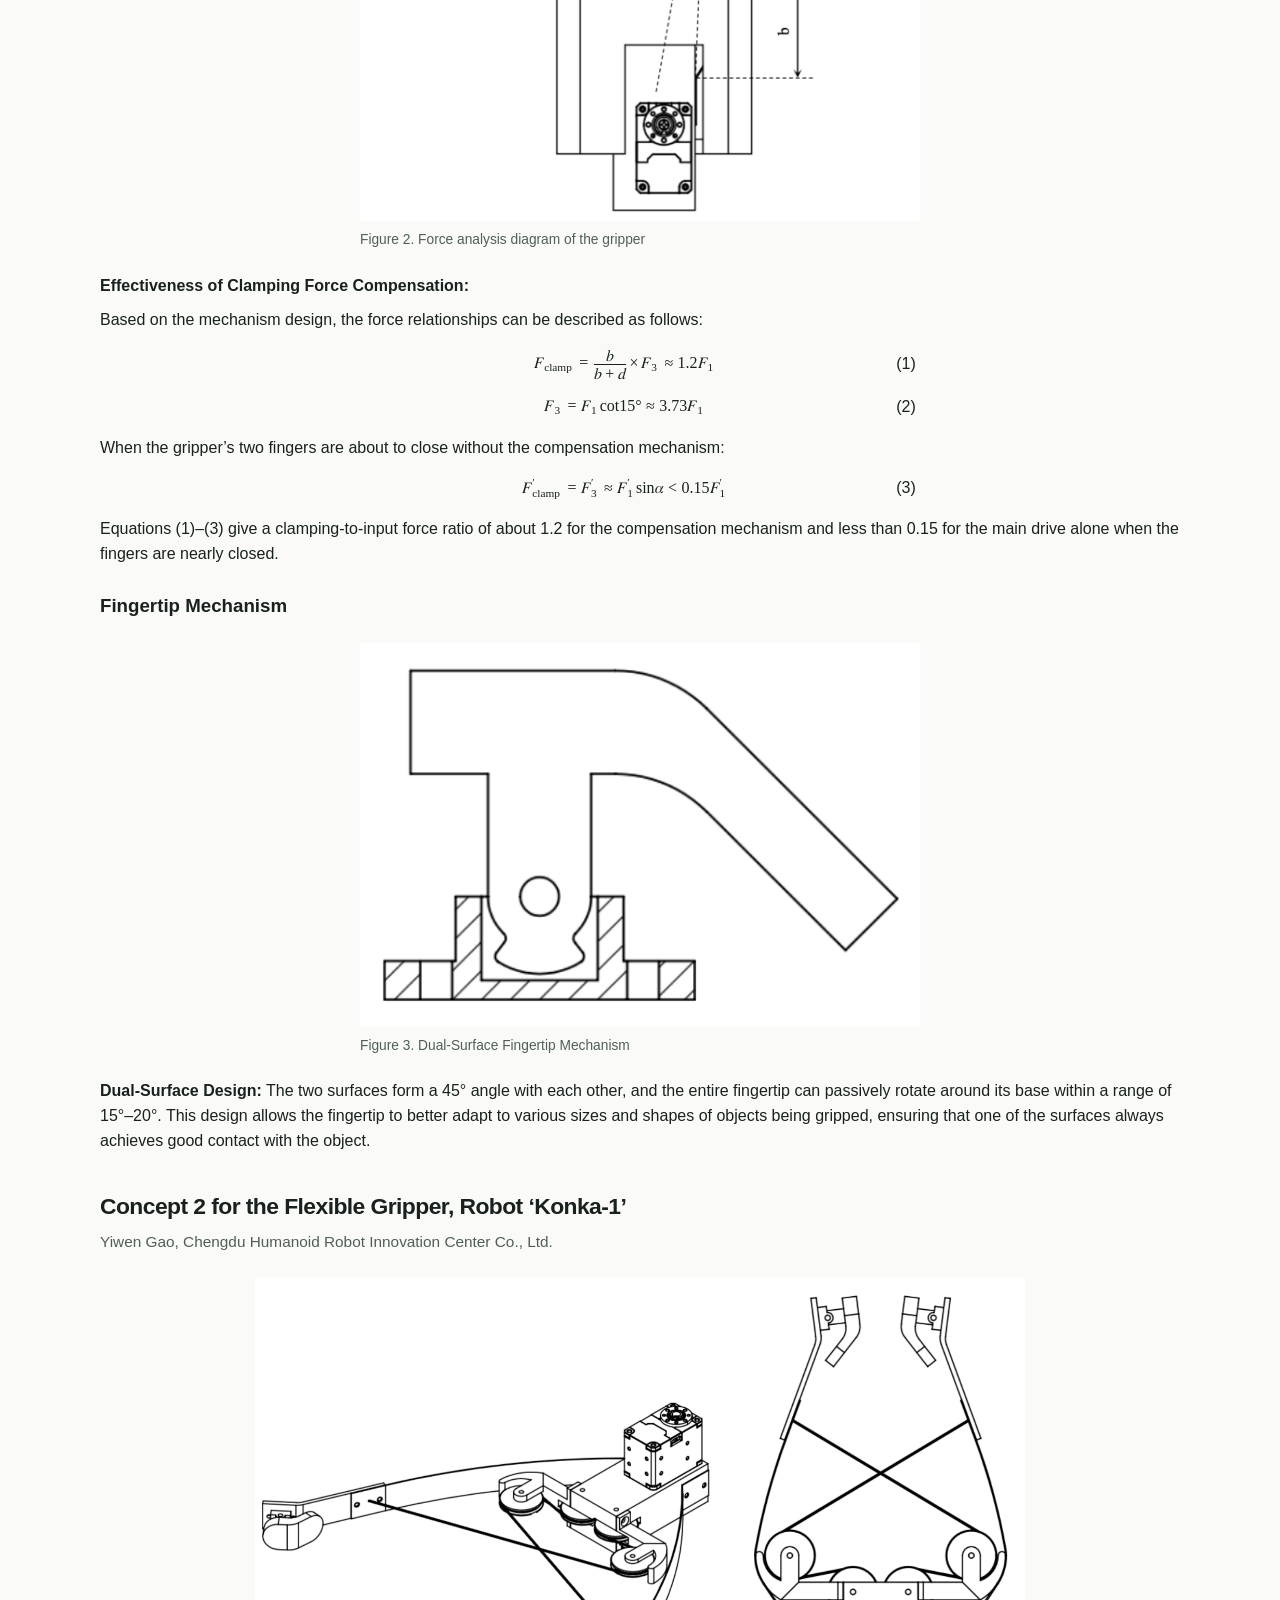
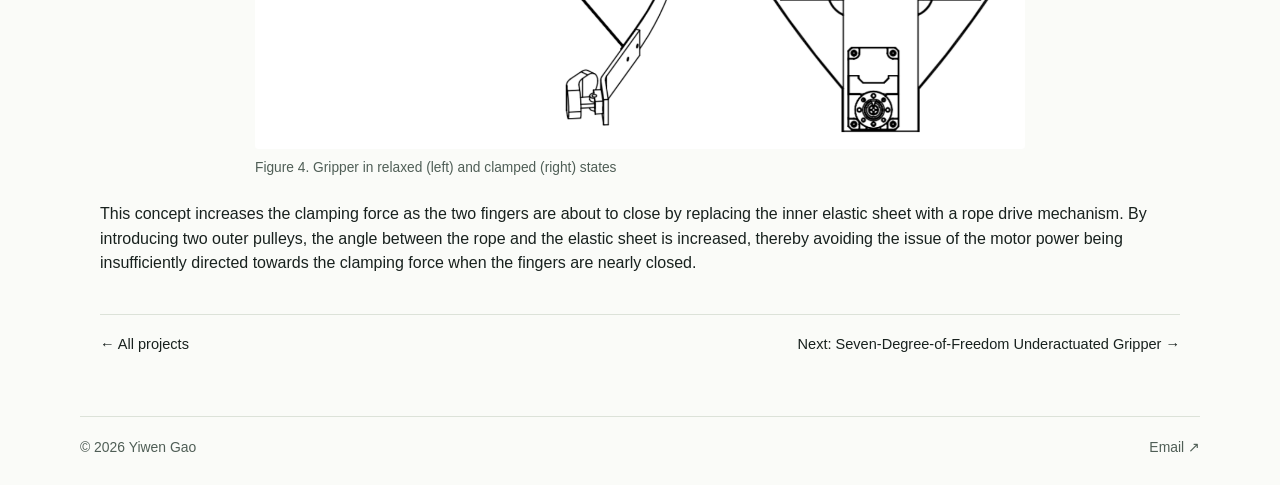
<file: flexible-gripper.html>
<!doctype html>
<html lang="en">
<head>
  <meta charset="utf-8">
  <meta name="viewport" content="width=device-width, initial-scale=1">
  <meta name="description" content="Flexible Gripper, Robot ‘Konka-1’">
  <meta name="theme-color" content="#fafbf8">
  <title>Flexible Gripper, Robot ‘Konka-1’ — Yiwen Gao</title>
  <link rel="icon" href="icon.png" type="image/png">
  <link rel="stylesheet" href="style.css">
</head>
<body>
  <a href="#main" class="skip">Skip to content</a>
  <header class="site-header">
    <div class="wrap header-inner">
      <a class="brand" href="./">Yiwen Gao</a>
      <nav aria-label="Main navigation"><a href="./">About</a><a href="projects.html">Projects</a><a href="cv.html">CV</a></nav>
    </div>
  </header>
  <main id="main" class="wrap">
  <article class="project portfolio-project">
    <a class="back" href="projects.html"><span aria-hidden="true">←</span> All projects</a>
    <header class="page-head"><h1>Flexible Gripper, Robot ‘Konka-1’</h1></header>
    <nav class="on-this-page" aria-label="Gripper concepts"><a href="#concept-1">Concept 1</a><a href="#concept-2">Concept 2</a></nav><section class="project-section"><h2 id="concept-1">Concept 1 for the Flexible Gripper, Robot ‘Konka-1’</h2><p class="project-byline">Yiwen Gao, Chengdu Humanoid Robot Innovation Center Co., Ltd.</p><figure id="figure-1" class="project-figure portrait-figure"><a href="fin-ray-sleeve.webp"><img src="fin-ray-sleeve.webp" alt="Gripper in relaxed (upper) and clamped (lower) states" loading="lazy" decoding="async"></a><figcaption>Figure 1. Gripper in relaxed (upper) and clamped (lower) states</figcaption></figure><h3>Design Concept</h3><p>This solution increases the clamping force of the flexible gripper as the two fingers approach closure by introducing a sleeve mechanism.</p><p>During the clamping process, the motor pulls the inner elastic steel sheets backward via a rope mechanism and simultaneously drives the sleeve forward through a gear-rack mechanism. As the gripper nears full closure, the sleeve begins to contact and apply pressure to the outer elastic steel sheets, thereby compensating for the clamping force.</p><h3>Force Analysis</h3><figure id="figure-2" class="project-figure portrait-figure"><a href="fin-ray-force.webp"><img src="fin-ray-force.webp" alt="Force analysis diagram of the gripper" loading="lazy" decoding="async"></a><figcaption>Figure 2. Force analysis diagram of the gripper</figcaption></figure><h4>Effectiveness of Clamping Force Compensation:</h4><p>Based on the mechanism design, the force relationships can be described as follows:</p><div class="formula"><math display="block"><msub><mi>F</mi><mtext>clamp</mtext></msub><mo>=</mo><mfrac><mi>b</mi><mrow><mi>b</mi><mo>+</mo><mi>d</mi></mrow></mfrac><mo>×</mo><msub><mi>F</mi><mn>3</mn></msub><mo>≈</mo><mn>1.2</mn><msub><mi>F</mi><mn>1</mn></msub></math><span>(1)</span></div>
        <div class="formula"><math display="block"><msub><mi>F</mi><mn>3</mn></msub><mo>=</mo><msub><mi>F</mi><mn>1</mn></msub><mi mathvariant="normal">cot</mi><mn>15</mn><mo>°</mo><mo>≈</mo><mn>3.73</mn><msub><mi>F</mi><mn>1</mn></msub></math><span>(2)</span></div><p>When the gripper’s two fingers are about to close without the compensation mechanism:</p><div class="formula"><math display="block"><msubsup><mi>F</mi><mtext>clamp</mtext><mo>′</mo></msubsup><mo>=</mo><msubsup><mi>F</mi><mn>3</mn><mo>′</mo></msubsup><mo>≈</mo><msubsup><mi>F</mi><mn>1</mn><mo>′</mo></msubsup><mi mathvariant="normal">sin</mi><mi>α</mi><mo>&lt;</mo><mn>0.15</mn><msubsup><mi>F</mi><mn>1</mn><mo>′</mo></msubsup></math><span>(3)</span></div><p>Equations (1)–(3) give a clamping-to-input force ratio of about 1.2 for the compensation mechanism and less than 0.15 for the main drive alone when the fingers are nearly closed.</p><h3>Fingertip Mechanism</h3><figure id="figure-3" class="project-figure portrait-figure"><a href="fin-ray-tip.webp"><img src="fin-ray-tip.webp" alt="Dual-Surface Fingertip Mechanism" loading="lazy" decoding="async"></a><figcaption>Figure 3. Dual-Surface Fingertip Mechanism</figcaption></figure><p><strong>Dual-Surface Design:</strong> The two surfaces form a 45° angle with each other, and the entire fingertip can passively rotate around its base within a range of 15°–20°. This design allows the fingertip to better adapt to various sizes and shapes of objects being gripped, ensuring that one of the surfaces always achieves good contact with the object.</p></section><section class="project-section"><h2 id="concept-2">Concept 2 for the Flexible Gripper, Robot ‘Konka-1’</h2><p class="project-byline">Yiwen Gao, Chengdu Humanoid Robot Innovation Center Co., Ltd.</p><figure id="figure-4" class="project-figure "><a href="fin-ray-tendon.webp"><img src="fin-ray-tendon.webp" alt="Gripper in relaxed (left) and clamped (right) states" loading="lazy" decoding="async"></a><figcaption>Figure 4. Gripper in relaxed (left) and clamped (right) states</figcaption></figure><p>This concept increases the clamping force as the two fingers are about to close by replacing the inner elastic sheet with a rope drive mechanism. By introducing two outer pulleys, the angle between the rope and the elastic sheet is increased, thereby avoiding the issue of the motor power being insufficiently directed towards the clamping force when the fingers are nearly closed.</p></section>
    <div class="project-next">
      <a href="projects.html">← All projects</a>
      <a href="underactuated-gripper.html">Next: Seven-Degree-of-Freedom Underactuated Gripper →</a>
    </div>
  </article></main>
  <footer class="wrap footer"><span>© 2026 Yiwen Gao</span><a href="mailto:gyiwen618@gmail.com">Email <span aria-hidden="true">↗</span></a></footer>
</body>
</html>
</file>
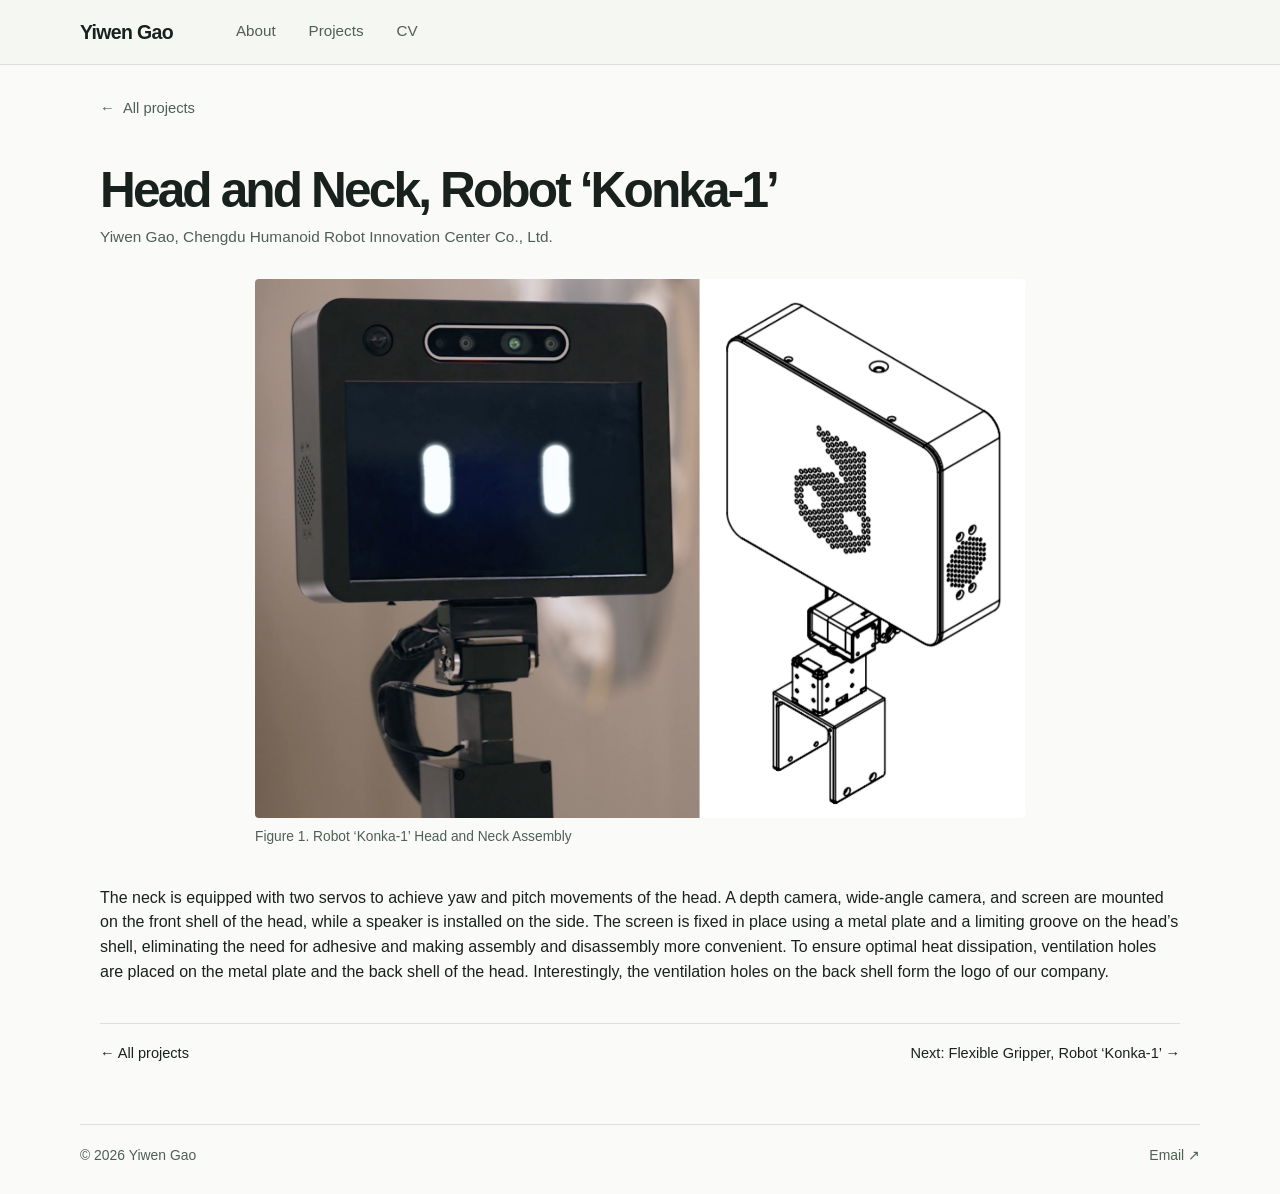
<file: konka-head.html>
<!doctype html>
<html lang="en">
<head>
  <meta charset="utf-8">
  <meta name="viewport" content="width=device-width, initial-scale=1">
  <meta name="description" content="Head and Neck, Robot ‘Konka-1’">
  <meta name="theme-color" content="#fafbf8">
  <title>Head and Neck, Robot ‘Konka-1’ — Yiwen Gao</title>
  <link rel="icon" href="icon.png" type="image/png">
  <link rel="stylesheet" href="style.css">
</head>
<body>
  <a href="#main" class="skip">Skip to content</a>
  <header class="site-header">
    <div class="wrap header-inner">
      <a class="brand" href="./">Yiwen Gao</a>
      <nav aria-label="Main navigation"><a href="./">About</a><a href="projects.html">Projects</a><a href="cv.html">CV</a></nav>
    </div>
  </header>
  <main id="main" class="wrap">
  <article class="project portfolio-project">
    <a class="back" href="projects.html"><span aria-hidden="true">←</span> All projects</a>
    <header class="page-head"><h1>Head and Neck, Robot ‘Konka-1’</h1><p class="project-byline">Yiwen Gao, Chengdu Humanoid Robot Innovation Center Co., Ltd.</p></header>
    <figure id="figure-1" class="project-figure main-figure"><a href="konka-head.webp"><img src="konka-head.webp" alt="Robot ‘Konka-1’ Head and Neck Assembly" loading="lazy" decoding="async"></a><figcaption>Figure 1. Robot ‘Konka-1’ Head and Neck Assembly</figcaption></figure><section class="project-section"><p>The neck is equipped with two servos to achieve yaw and pitch movements of the head. A depth camera, wide-angle camera, and screen are mounted on the front shell of the head, while a speaker is installed on the side. The screen is fixed in place using a metal plate and a limiting groove on the head’s shell, eliminating the need for adhesive and making assembly and disassembly more convenient. To ensure optimal heat dissipation, ventilation holes are placed on the metal plate and the back shell of the head. Interestingly, the ventilation holes on the back shell form the logo of our company.</p></section>
    <div class="project-next">
      <a href="projects.html">← All projects</a>
      <a href="flexible-gripper.html">Next: Flexible Gripper, Robot ‘Konka-1’ →</a>
    </div>
  </article></main>
  <footer class="wrap footer"><span>© 2026 Yiwen Gao</span><a href="mailto:gyiwen618@gmail.com">Email <span aria-hidden="true">↗</span></a></footer>
</body>
</html>
</file>
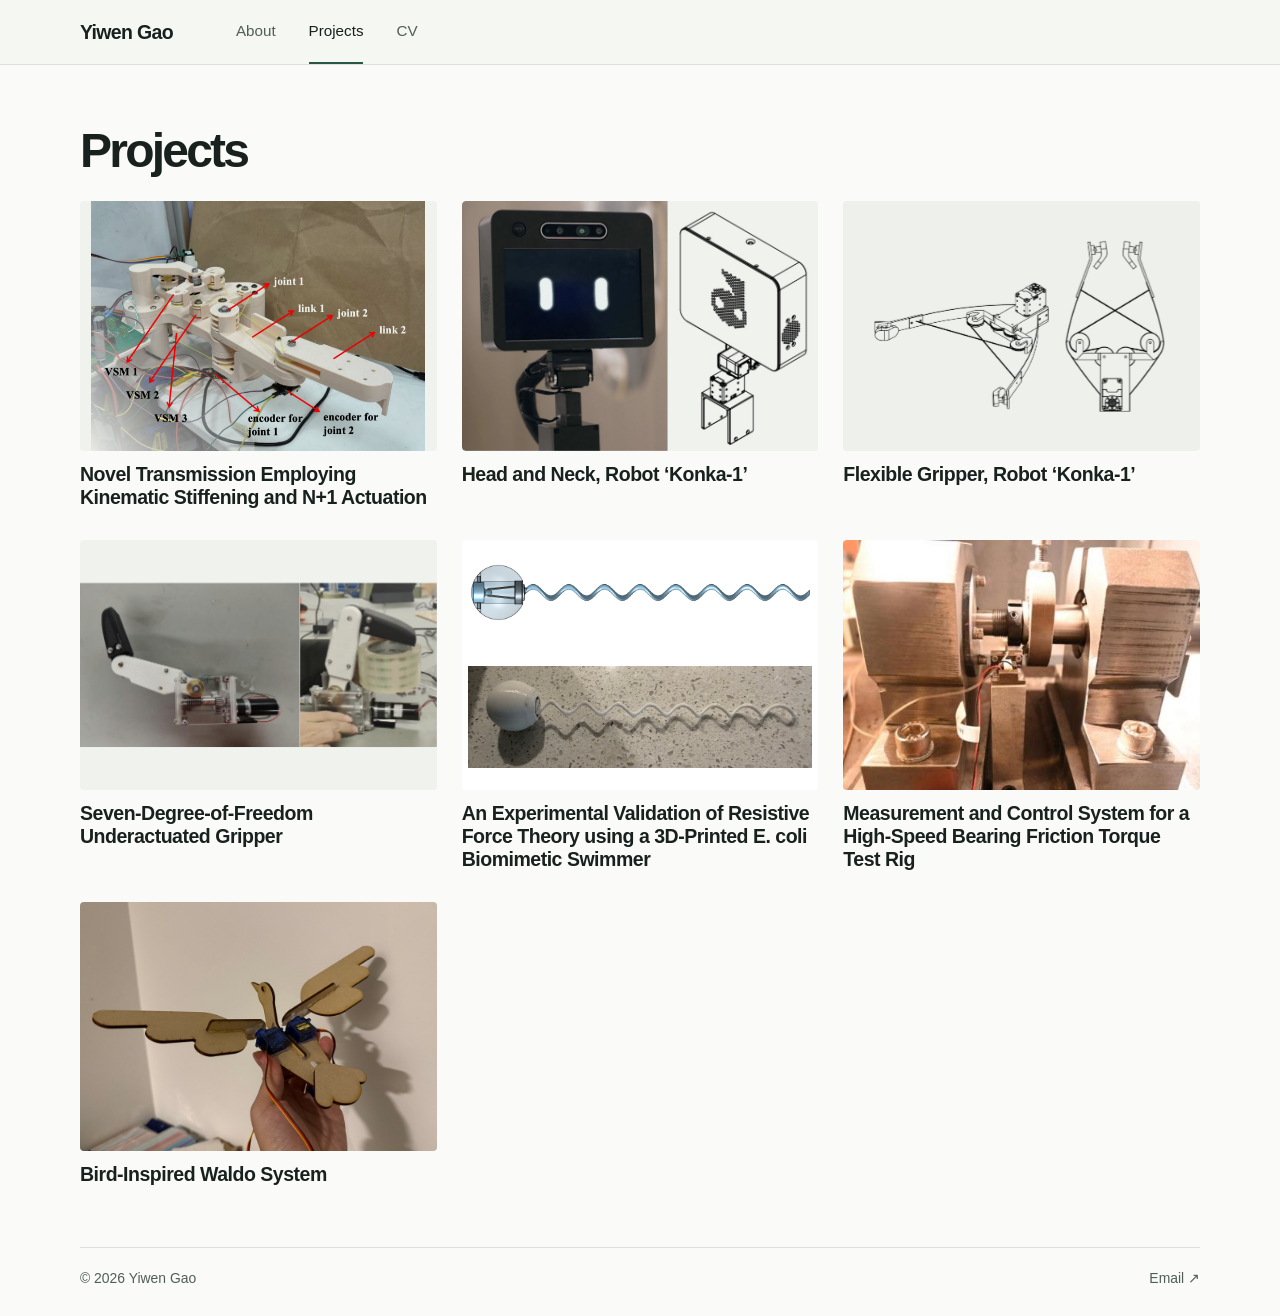
<file: projects.html>
<!doctype html>
<html lang="en">
<head>
  <meta charset="utf-8">
  <meta name="viewport" content="width=device-width, initial-scale=1">
  <meta name="description" content="Engineering portfolio of Yiwen Gao.">
  <meta name="theme-color" content="#fafbf8">
  <title>Projects — Yiwen Gao</title>
  <link rel="icon" href="icon.png" type="image/png">
  <link rel="stylesheet" href="style.css">
</head>
<body>
  <a href="#main" class="skip">Skip to content</a>
  <header class="site-header">
    <div class="wrap header-inner">
      <a class="brand" href="./">Yiwen Gao</a>
      <nav aria-label="Main navigation"><a href="./">About</a><a href="projects.html" aria-current="page">Projects</a><a href="cv.html">CV</a></nav>
    </div>
  </header>
  <main id="main" class="wrap">
    <section class="intro" aria-labelledby="home-title"><h1 id="home-title">Projects</h1></section>
    <ul class="project-grid" role="list">
      <li class="tile tile-variable-stiffness">
        <a class="tile-link" href="variable-stiffness.html">
          <span class="tile-media"><img src="vsm-prototype.webp" alt="" decoding="async"><span class="tile-arrow" aria-hidden="true">↗</span></span>
          <h2>Novel Transmission Employing Kinematic Stiffening and N+1 Actuation</h2>
        </a>
      </li>
      <li class="tile tile-konka-head">
        <a class="tile-link" href="konka-head.html">
          <span class="tile-media"><img src="konka-head.webp" alt="" decoding="async"><span class="tile-arrow" aria-hidden="true">↗</span></span>
          <h2>Head and Neck, Robot ‘Konka-1’</h2>
        </a>
      </li>
      <li class="tile tile-flexible-gripper">
        <a class="tile-link" href="flexible-gripper.html">
          <span class="tile-media"><img src="fin-ray-tendon.webp" alt="" decoding="async"><span class="tile-arrow" aria-hidden="true">↗</span></span>
          <h2>Flexible Gripper, Robot ‘Konka-1’</h2>
        </a>
      </li>
      <li class="tile tile-underactuated-gripper">
        <a class="tile-link" href="underactuated-gripper.html">
          <span class="tile-media"><img src="underactuated-finger.webp" alt="" decoding="async"><span class="tile-arrow" aria-hidden="true">↗</span></span>
          <h2>Seven-Degree-of-Freedom Underactuated Gripper</h2>
        </a>
      </li>
      <li class="tile tile-biomimetic-swimmer">
        <a class="tile-link" href="biomimetic-swimmer.html">
          <span class="tile-media"><span class="cover-stack" aria-hidden="true"><img src="swimmer-model.png" alt="" decoding="async"><img src="swimmer-built.jpg" alt="" decoding="async"></span><span class="tile-arrow" aria-hidden="true">↗</span></span>
          <h2>An Experimental Validation of Resistive Force Theory using a 3D-Printed E. coli Biomimetic Swimmer</h2>
        </a>
      </li>
      <li class="tile tile-bearing-test-rig">
        <a class="tile-link" href="bearing-test-rig.html">
          <span class="tile-media"><img src="bearing-cover.jpg" alt="" decoding="async"><span class="tile-arrow" aria-hidden="true">↗</span></span>
          <h2>Measurement and Control System for a High-Speed Bearing Friction Torque Test Rig</h2>
        </a>
      </li>
      <li class="tile tile-bird-waldo">
        <a class="tile-link" href="bird-waldo.html">
          <span class="tile-media"><img src="bird-waldo-prototype.jpg" alt="" decoding="async"><span class="tile-arrow" aria-hidden="true">↗</span></span>
          <h2>Bird-Inspired Waldo System</h2>
        </a>
      </li>
    </ul></main>
  <footer class="wrap footer"><span>© 2026 Yiwen Gao</span><a href="mailto:gyiwen618@gmail.com">Email <span aria-hidden="true">↗</span></a></footer>
</body>
</html>
</file>
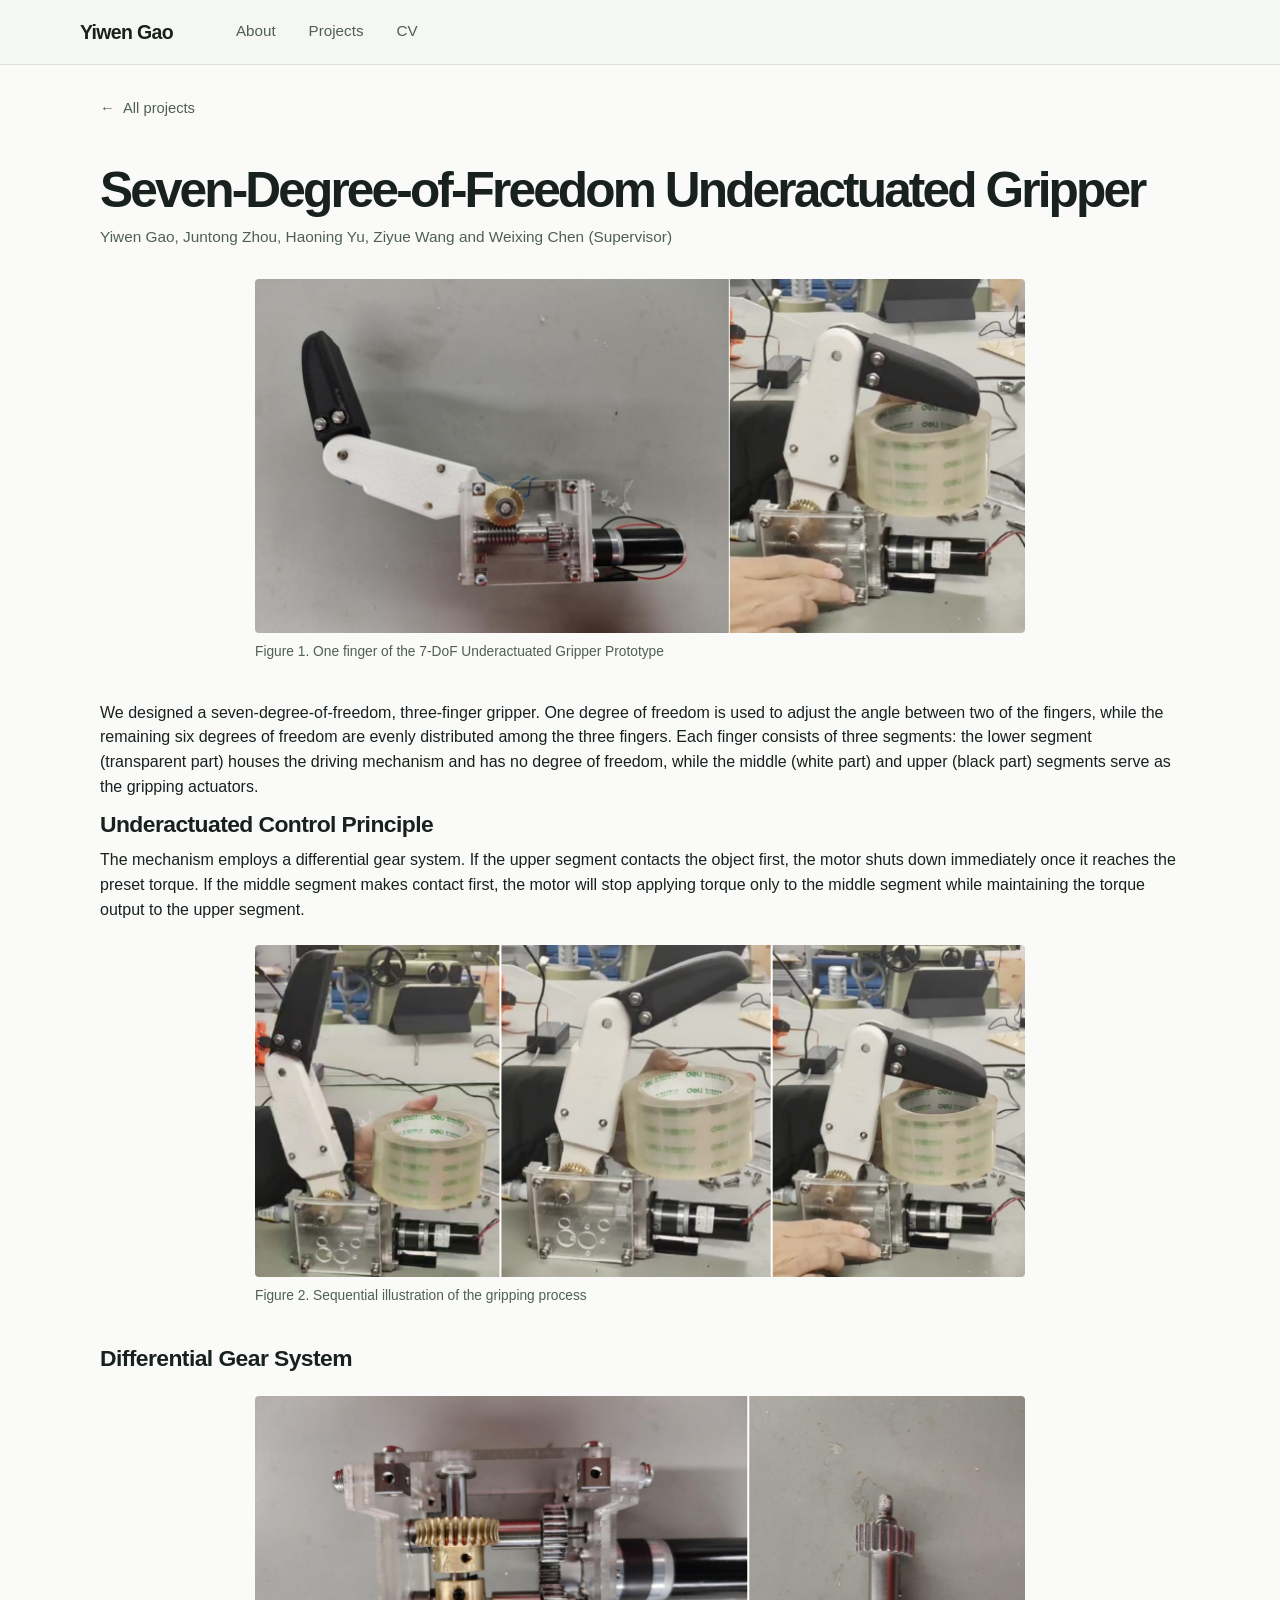
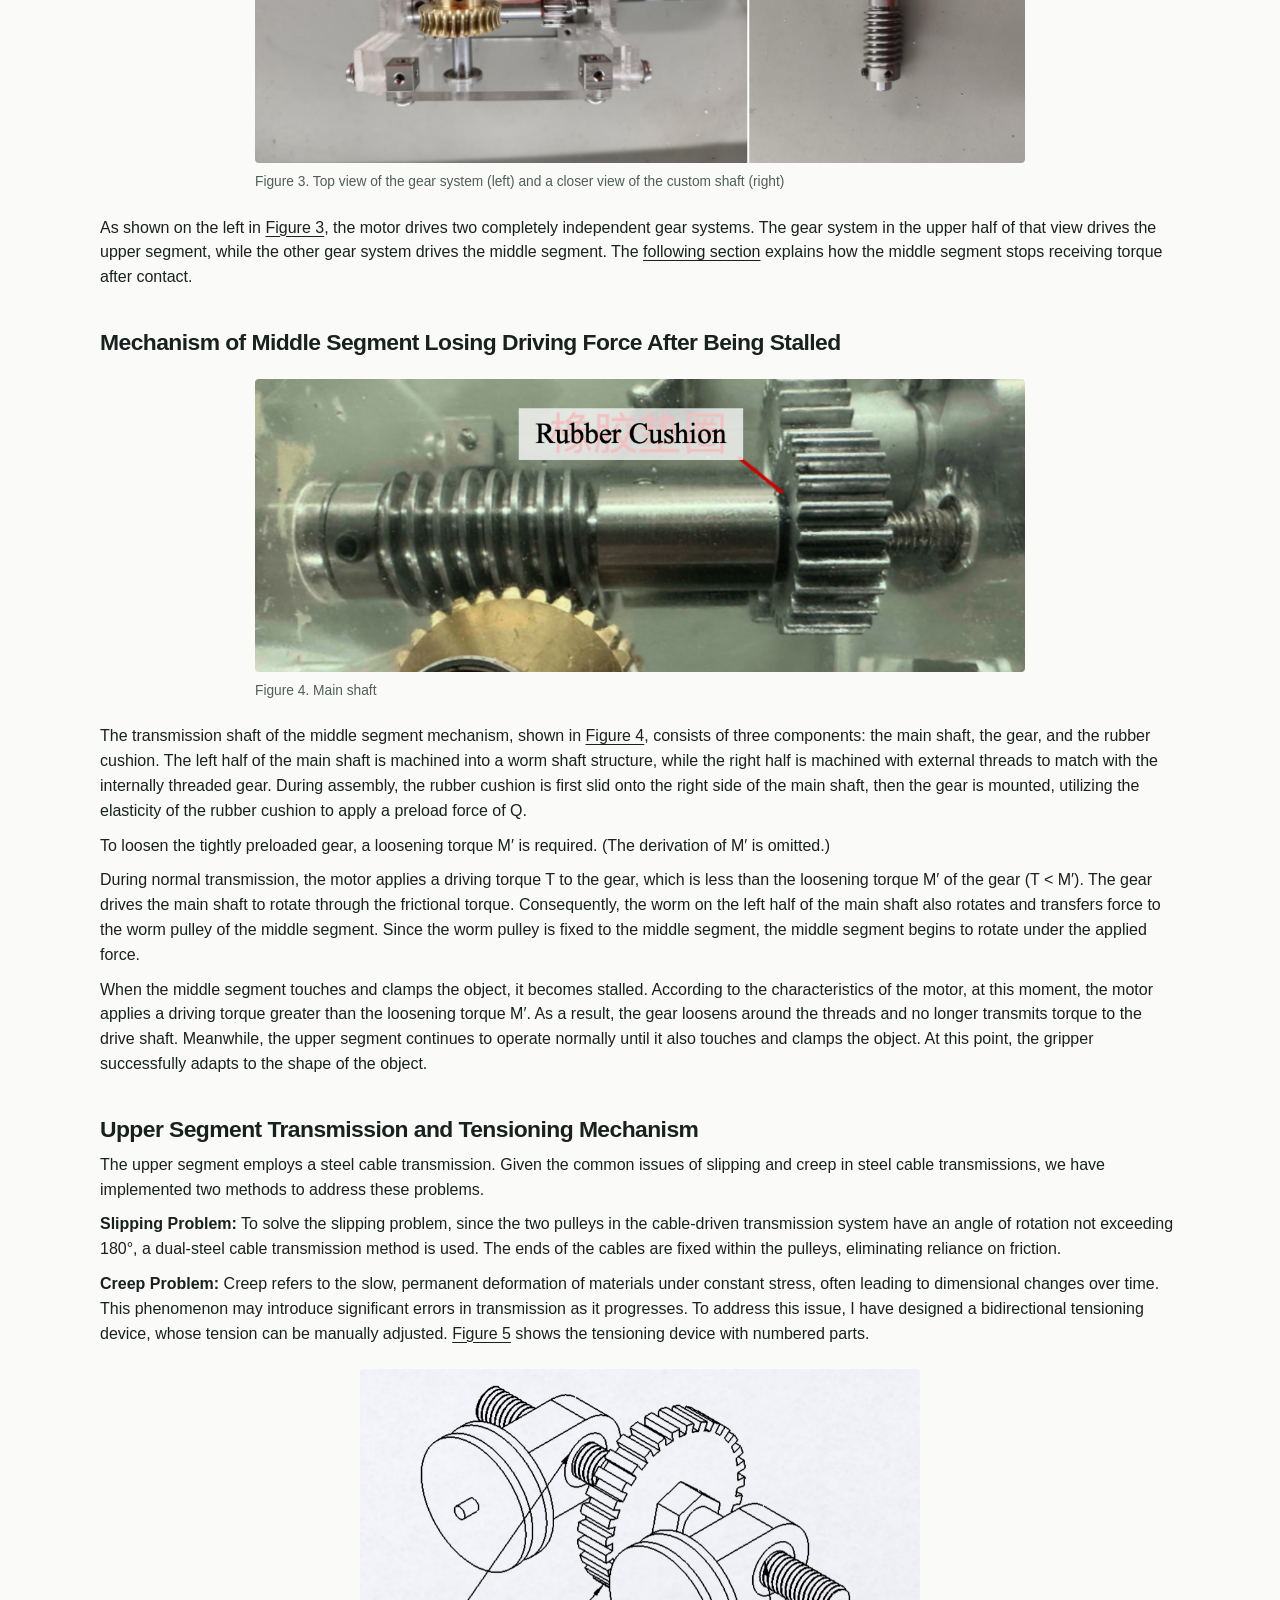
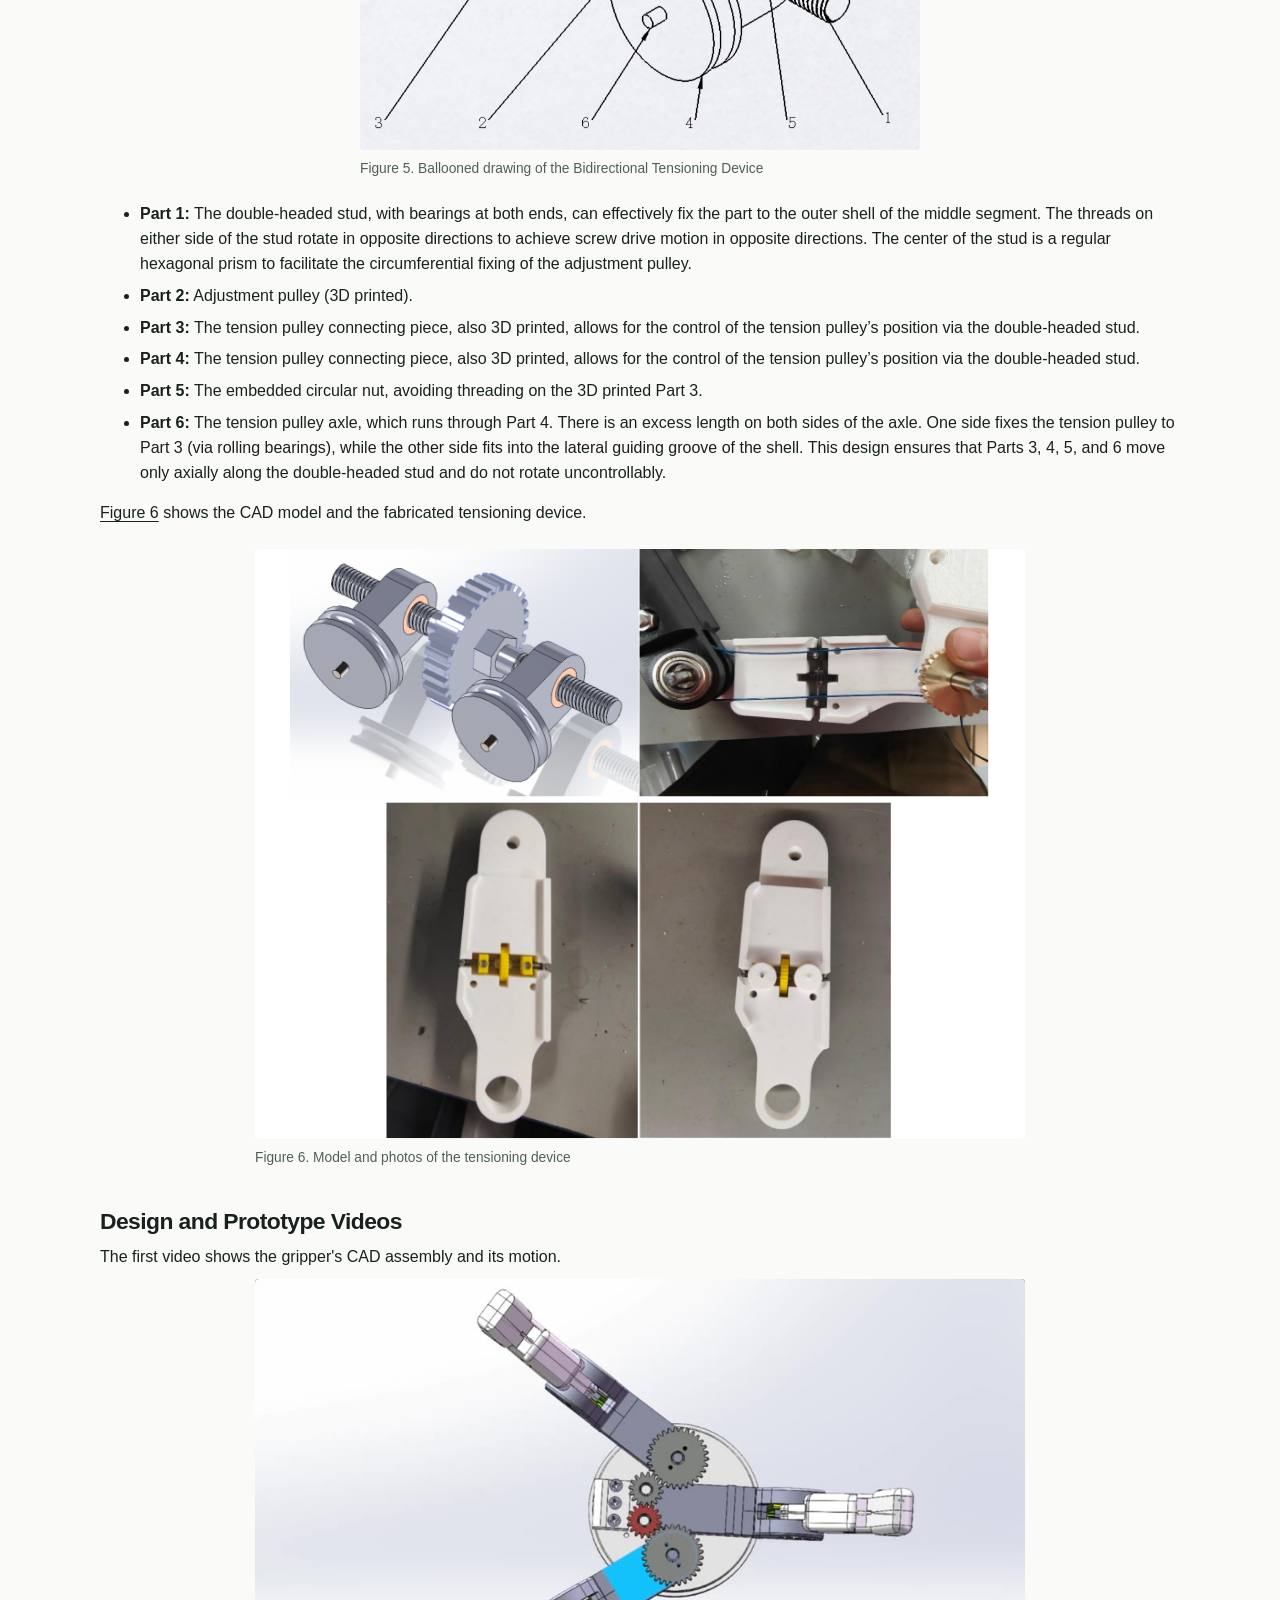
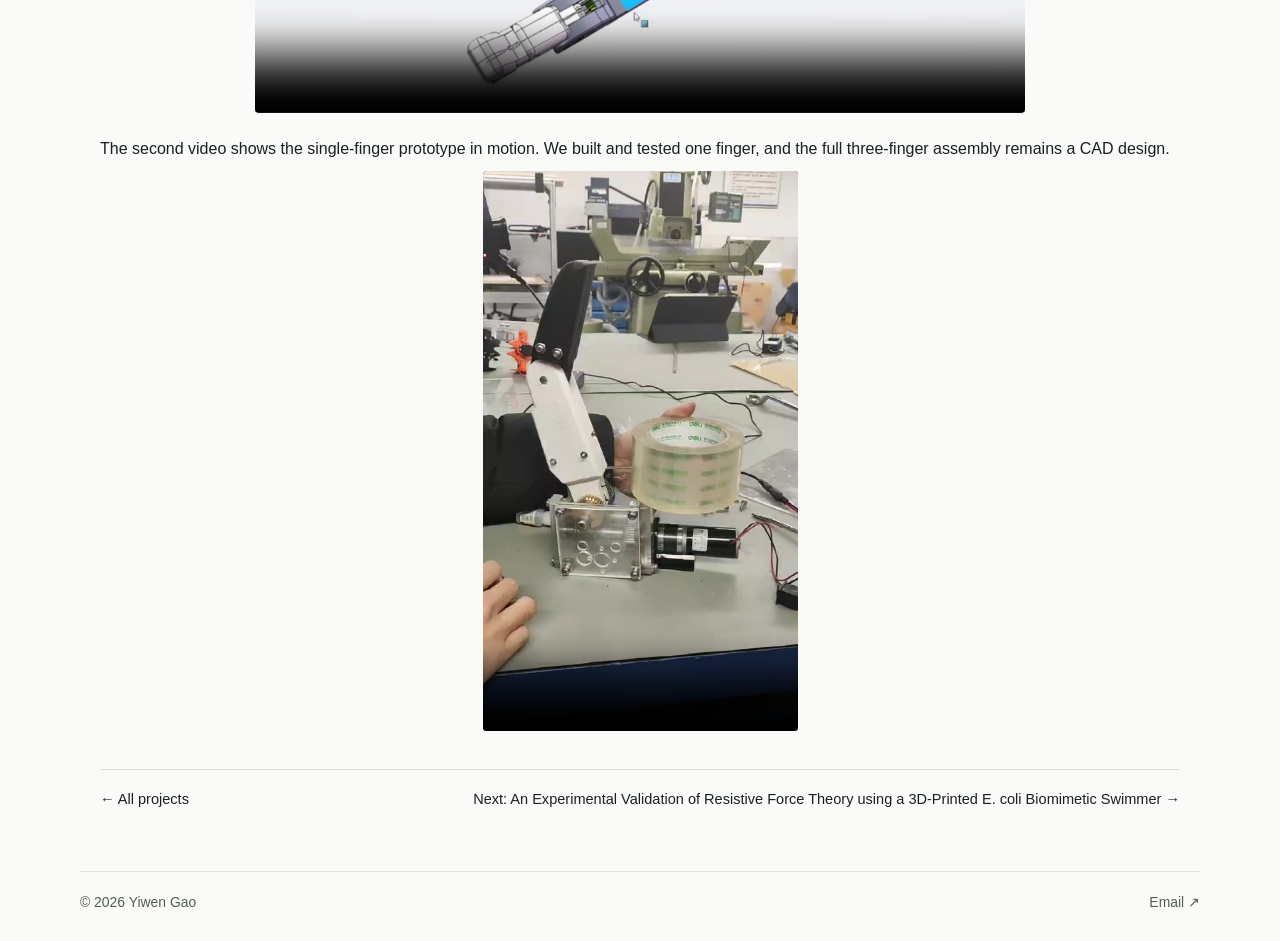
<file: underactuated-gripper.html>
<!doctype html>
<html lang="en">
<head>
  <meta charset="utf-8">
  <meta name="viewport" content="width=device-width, initial-scale=1">
  <meta name="description" content="Seven-Degree-of-Freedom Underactuated Gripper">
  <meta name="theme-color" content="#fafbf8">
  <title>Seven-Degree-of-Freedom Underactuated Gripper — Yiwen Gao</title>
  <link rel="icon" href="icon.png" type="image/png">
  <link rel="stylesheet" href="style.css">
</head>
<body>
  <a href="#main" class="skip">Skip to content</a>
  <header class="site-header">
    <div class="wrap header-inner">
      <a class="brand" href="./">Yiwen Gao</a>
      <nav aria-label="Main navigation"><a href="./">About</a><a href="projects.html">Projects</a><a href="cv.html">CV</a></nav>
    </div>
  </header>
  <main id="main" class="wrap">
  <article class="project portfolio-project">
    <a class="back" href="projects.html"><span aria-hidden="true">←</span> All projects</a>
    <header class="page-head"><h1>Seven-Degree-of-Freedom Underactuated Gripper</h1><p class="project-byline">Yiwen Gao, Juntong Zhou, Haoning Yu, Ziyue Wang and Weixing Chen (Supervisor)</p></header>
    <figure id="figure-1" class="project-figure main-figure"><a href="underactuated-finger.webp"><img src="underactuated-finger.webp" alt="One finger of the 7-DoF Underactuated Gripper Prototype" loading="lazy" decoding="async"></a><figcaption>Figure 1. One finger of the 7-DoF Underactuated Gripper Prototype</figcaption></figure><section class="project-section"><p>We designed a seven-degree-of-freedom, three-finger gripper. One degree of freedom is used to adjust the angle between two of the fingers, while the remaining six degrees of freedom are evenly distributed among the three fingers. Each finger consists of three segments: the lower segment (transparent part) houses the driving mechanism and has no degree of freedom, while the middle (white part) and upper (black part) segments serve as the gripping actuators.</p><h2>Underactuated Control Principle</h2><p>The mechanism employs a differential gear system. If the upper segment contacts the object first, the motor shuts down immediately once it reaches the preset torque. If the middle segment makes contact first, the motor will stop applying torque only to the middle segment while maintaining the torque output to the upper segment.</p><figure id="figure-2" class="project-figure "><a href="underactuated-sequence.webp"><img src="underactuated-sequence.webp" alt="Sequential illustration of the gripping process" loading="lazy" decoding="async"></a><figcaption>Figure 2. Sequential illustration of the gripping process</figcaption></figure></section><section class="project-section"><h2 id="differential-gear-system">Differential Gear System</h2><figure id="figure-3" class="project-figure "><a href="underactuated-gears.webp"><img src="underactuated-gears.webp" alt="Top view of the gear system (left) and a closer view of the custom shaft (right)" loading="lazy" decoding="async"></a><figcaption>Figure 3. Top view of the gear system (left) and a closer view of the custom shaft (right)</figcaption></figure><p>As shown on the left in <a href="#figure-3">Figure 3</a>, the motor drives two completely independent gear systems. The gear system in the upper half of that view drives the upper segment, while the other gear system drives the middle segment. The <a href="#mechanism">following section</a> explains how the middle segment stops receiving torque after contact.</p></section><section class="project-section"><h2 id="mechanism">Mechanism of Middle Segment Losing Driving Force After Being Stalled</h2><figure id="figure-4" class="project-figure "><a href="underactuated-shaft.webp"><img src="underactuated-shaft.webp" alt="Main shaft" loading="lazy" decoding="async"></a><figcaption>Figure 4. Main shaft</figcaption></figure><p>The transmission shaft of the middle segment mechanism, shown in <a href="#figure-4">Figure 4</a>, consists of three components: the main shaft, the gear, and the rubber cushion. The left half of the main shaft is machined into a worm shaft structure, while the right half is machined with external threads to match with the internally threaded gear. During assembly, the rubber cushion is first slid onto the right side of the main shaft, then the gear is mounted, utilizing the elasticity of the rubber cushion to apply a preload force of Q.</p><p>To loosen the tightly preloaded gear, a loosening torque M′ is required. (The derivation of M′ is omitted.)</p><p>During normal transmission, the motor applies a driving torque T to the gear, which is less than the loosening torque M′ of the gear (T &lt; M′). The gear drives the main shaft to rotate through the frictional torque. Consequently, the worm on the left half of the main shaft also rotates and transfers force to the worm pulley of the middle segment. Since the worm pulley is fixed to the middle segment, the middle segment begins to rotate under the applied force.</p><p>When the middle segment touches and clamps the object, it becomes stalled. According to the characteristics of the motor, at this moment, the motor applies a driving torque greater than the loosening torque M′. As a result, the gear loosens around the threads and no longer transmits torque to the drive shaft. Meanwhile, the upper segment continues to operate normally until it also touches and clamps the object. At this point, the gripper successfully adapts to the shape of the object.</p></section><section class="project-section"><h2>Upper Segment Transmission and Tensioning Mechanism</h2><p>The upper segment employs a steel cable transmission. Given the common issues of slipping and creep in steel cable transmissions, we have implemented two methods to address these problems.</p><p><strong>Slipping Problem:</strong> To solve the slipping problem, since the two pulleys in the cable-driven transmission system have an angle of rotation not exceeding 180°, a dual-steel cable transmission method is used. The ends of the cables are fixed within the pulleys, eliminating reliance on friction.</p><p><strong>Creep Problem:</strong> Creep refers to the slow, permanent deformation of materials under constant stress, often leading to dimensional changes over time. This phenomenon may introduce significant errors in transmission as it progresses. To address this issue, I have designed a bidirectional tensioning device, whose tension can be manually adjusted. <a href="#figure-5">Figure 5</a> shows the tensioning device with numbered parts.</p><figure id="figure-5" class="project-figure portrait-figure"><a href="underactuated-tensioner.webp"><img src="underactuated-tensioner.webp" alt="Ballooned drawing of the Bidirectional Tensioning Device" loading="lazy" decoding="async"></a><figcaption>Figure 5. Ballooned drawing of the Bidirectional Tensioning Device</figcaption></figure><ul><li><strong>Part 1:</strong> The double-headed stud, with bearings at both ends, can effectively fix the part to the outer shell of the middle segment. The threads on either side of the stud rotate in opposite directions to achieve screw drive motion in opposite directions. The center of the stud is a regular hexagonal prism to facilitate the circumferential fixing of the adjustment pulley.</li><li><strong>Part 2:</strong> Adjustment pulley (3D printed).</li><li><strong>Part 3:</strong> The tension pulley connecting piece, also 3D printed, allows for the control of the tension pulley’s position via the double-headed stud.</li><li><strong>Part 4:</strong> The tension pulley connecting piece, also 3D printed, allows for the control of the tension pulley’s position via the double-headed stud.</li><li><strong>Part 5:</strong> The embedded circular nut, avoiding threading on the 3D printed Part 3.</li><li><strong>Part 6:</strong> The tension pulley axle, which runs through Part 4. There is an excess length on both sides of the axle. One side fixes the tension pulley to Part 3 (via rolling bearings), while the other side fits into the lateral guiding groove of the shell. This design ensures that Parts 3, 4, 5, and 6 move only axially along the double-headed stud and do not rotate uncontrollably.</li></ul><p><a href="#figure-6">Figure 6</a> shows the CAD model and the fabricated tensioning device.</p><figure id="figure-6" class="project-figure "><a href="underactuated-built.webp"><img src="underactuated-built.webp" alt="Model and photos of the tensioning device" loading="lazy" decoding="async"></a><figcaption>Figure 6. Model and photos of the tensioning device</figcaption></figure></section>
    <section class="project-section" aria-labelledby="gripper-videos">
      <h2 id="gripper-videos">Design and Prototype Videos</h2>
      <p>The first video shows the gripper's CAD assembly and its motion.</p>
      <video controls playsinline preload="metadata" class="project-video" poster="underactuated-cad-poster.jpg" width="960" height="540" aria-label="CAD animation of the seven-degree-of-freedom underactuated gripper">
        <source src="underactuated-cad.mp4" type="video/mp4">
        <a href="underactuated-cad.mp4">Download the CAD video</a>
      </video>
      <p>The second video shows the single-finger prototype in motion. We built and tested one finger, and the full three-finger assembly remains a CAD design.</p>
      <video controls playsinline preload="metadata" class="project-video portrait-video" poster="underactuated-prototype-poster.jpg" width="540" height="960" aria-label="Single-finger prototype of the underactuated gripper">
        <source src="underactuated-prototype.mp4" type="video/mp4">
        <a href="underactuated-prototype.mp4">Download the prototype video</a>
      </video>
    </section>
    <div class="project-next">
      <a href="projects.html">← All projects</a>
      <a href="biomimetic-swimmer.html">Next: An Experimental Validation of Resistive Force Theory using a 3D-Printed E. coli Biomimetic Swimmer →</a>
    </div>
  </article></main>
  <footer class="wrap footer"><span>© 2026 Yiwen Gao</span><a href="mailto:gyiwen618@gmail.com">Email <span aria-hidden="true">↗</span></a></footer>
</body>
</html>
</file>
<file: style.css>
:root {
  color-scheme: light;
  --paper: #fafbf8;
  --ink: #18211e;
  --muted: #4f5e56;
  --rule: #dce2d9;
  --accent: #295747;
  --surface: #eef1eb;
  --font: "Inter", -apple-system, BlinkMacSystemFont, "Segoe UI", sans-serif;
}
*, *::before, *::after { box-sizing: border-box; }
body { margin: 0; background: var(--paper); color: var(--ink); font: 16px/1.55 var(--font); }
a { color: inherit; text-underline-offset: .2em; }
a:focus-visible { outline: 2px solid var(--accent); outline-offset: 4px; }
img { display: block; max-width: 100%; }
.wrap { width: min(1120px, calc(100% - 72px)); margin-inline: auto; }
.skip { position: absolute; left: 12px; top: 12px; padding: 8px 16px; background: white; transform: translateY(-150%); z-index: 5; }
.skip:focus { transform: translateY(0); }
.site-header { border-bottom: 1px solid var(--rule); background: #f5f7f2; }
.header-inner { display: flex; align-items: center; gap: clamp(20px, 5vw, 63px); min-height: 62px; }
.brand { font-size: 1.22rem; font-weight: 690; letter-spacing: -.035em; text-decoration: none; white-space: nowrap; }
nav { display: flex; gap: clamp(16px, 3vw, 33px); align-items: stretch; }
nav a { display: inline-flex; align-items: center; padding-block: 19px; text-decoration: none; color: var(--muted); font-size: .95rem; border-bottom: 2px solid transparent; }
nav a[aria-current] { color: var(--ink); border-color: var(--accent); }
nav a:hover, footer a:hover, .back:hover, .project-next a:hover, .about-links a:hover { color: var(--accent); }
.intro { padding-block: clamp(32px, 5.6vw, 61px) 25px; }
h1, h2, h3, p { margin: 0; }
h1 { font-size: clamp(2.18rem, 5vw, 3.55rem); line-height: 1.06; letter-spacing: -.058em; font-weight: 680; }
.intro h1 { font-size: clamp(2.05rem, 4vw, 3rem); }
.intro p { margin-top: 9px; color: var(--muted); max-width: 56ch; }
.project-grid { list-style: none; padding: 0; margin: 0; display: grid; grid-template-columns: repeat(3, minmax(0, 1fr)); gap: 31px 25px; }
.tile-link { text-decoration: none; display: block; border-radius: 4px; height: 100%; }
.tile-media { position: relative; display: block; overflow: hidden; background: var(--surface); aspect-ratio: 10 / 7; border-radius: 4px; }
.tile-media img { width: 100%; height: 100%; object-fit: contain; transition: transform 240ms ease; }
.tile-underactuated-gripper .tile-media img { object-position: 28% center; }
.tile-konka-head .tile-media img { object-position: 35% center; }
.tile-flexible-gripper .tile-media img, .tile-biomimetic-swimmer .tile-media img { object-fit: contain; padding: 8%; mix-blend-mode: multiply; }
.tile-flexible-gripper .tile-media { background: #edf0eb; }
.tile-biomimetic-swimmer .tile-media { background: #f0f2ee; }
.tile-arrow { position: absolute; right: 10px; top: 10px; display: grid; place-items: center; width: 34px; height: 34px; color: var(--ink); background: var(--paper); border-radius: 50%; opacity: 0; transform: translateY(4px); transition: opacity 180ms ease, transform 180ms ease; }
.tile-link:hover .tile-arrow, .tile-link:focus-visible .tile-arrow { opacity: 1; transform: translateY(0); }
.tile-link:hover img { transform: scale(1.025); }
.tile-link:hover h2 { text-decoration: underline; }
.tile-meta, .eyebrow { display: block; color: var(--accent); font-size: .73rem; font-weight: 660; letter-spacing: .06em; text-transform: uppercase; }
.tile-meta { margin: 13px 0 4px; }
.tile h2 { font-size: 1.22rem; line-height: 1.18; letter-spacing: -.025em; }
.tile p { margin-top: 5px; color: var(--muted); font-size: .91rem; line-height: 1.45; max-width: 39ch; }
.footer { display: flex; justify-content: space-between; align-items: baseline; gap: 12px; margin-top: 60px; padding: 20px 0 27px; border-top: 1px solid var(--rule); color: var(--muted); font-size: .87rem; }
.footer a { text-decoration: none; }
.project { max-width: 1080px; margin-inline: auto; }
.cv { max-width: 860px; margin-inline: auto; }
.back { display: inline-block; margin: 32px 0 0; text-decoration: none; color: var(--muted); font-size: .92rem; }
.back span { margin-right: 5px; }
.page-head { margin-block: clamp(36px, 6vw, 75px) 30px; }
.project .page-head { margin-top: clamp(19px, 3.7vw, 42px); }
.eyebrow { margin-bottom: 10px; }
.lead { color: var(--muted); max-width: 63ch; margin-top: 13px; font-size: clamp(1rem, 2vw, 1.2rem); }
figure { margin: 0; min-width: 0; }
figure img { border-radius: 4px; width: 100%; background: var(--surface); }
figure a { display: block; }
figure.wide img { max-height: 520px; object-fit: contain; }
figcaption { font-size: .86rem; margin-top: 8px; color: var(--muted); }
.project-section { margin: 38px 0; }
.project-section h2, .cv h2 { font-size: 1.43rem; line-height: 1.23; letter-spacing: -.025em; margin-bottom: 8px; }
.project .lead { max-width: none; }
.prose p { max-width: 69ch; }
.figures { display: grid; grid-template-columns: 1fr 1fr; align-items: start; gap: 16px; margin-top: 20px; }
.figures.single { grid-template-columns: minmax(0, 1fr); }
.figures img { max-height: 405px; object-fit: contain; }
.credit { color: var(--muted); font-size: .91rem; margin-block: 35px 20px; }
.project-next { border-top: 1px solid var(--rule); padding-top: 18px; display: flex; flex-wrap: wrap; justify-content: space-between; gap: 10px 24px; font-size: .91rem; }
.project-next a, .about-links a { text-decoration: none; }
.about { max-width: 980px; margin-inline: auto; }
.about .lead { max-width: none; text-wrap: pretty; }
.about .prose a { color: var(--accent); }
.about-grid { display: grid; grid-template-columns: 1.25fr 1fr; align-items: start; gap: 36px; }
.prose p + p { margin-top: 15px; }
.about-links { display: flex; gap: 20px; flex-wrap: wrap; }
.about-links a, .cv-email { color: var(--accent); font-weight: 630; }
.about-figure { padding: 9px 9px 12px; background: var(--surface); border-radius: 5px; }
.about-figure figcaption { padding-inline: 4px; }
.about-portrait { width: min(100%, 300px); justify-self: center; }
.about-portrait img { height: auto; }
.cv-email { display: inline-block; margin-top: 8px; }
.cv section { margin-block: 28px; }
.cv-row { display: flex; align-items: baseline; justify-content: space-between; gap: 12px; border-top: 1px solid var(--rule); padding: 10px 0; }
.cv-row h3 { font-size: 1rem; }
.cv-row h3 a { text-decoration: none; }
.cv-row a:hover { text-decoration: underline; }
.cv-row p, .cv-row > span { color: var(--muted); font-size: .91rem; }
.cv-row > span { flex-shrink: 0; }
.plain { margin: 0; padding-left: 19px; }
.plain li + li { margin-top: 4px; }
@media (max-width: 960px) {
  .wrap { width: calc(100% - 52px); }
  .project-grid { grid-template-columns: repeat(2, minmax(0, 1fr)); }
}
@media (max-width: 580px) {
  .wrap { width: calc(100% - 36px); }
  .header-inner { min-height: 54px; justify-content: space-between; gap: 12px; }
  .brand { font-size: 1.08rem; }
  nav { gap: 13px; }
  nav a { padding-block: 15px; font-size: .86rem; }
  .project-grid, .figures, .about-grid { grid-template-columns: minmax(0, 1fr); }
  .project-grid { gap: 24px; }
  .about-grid { gap: 22px; }
  .tile-media { aspect-ratio: 10 / 6.6; }
  .cv-row { flex-direction: column; gap: 3px; }
  .footer { margin-top: 38px; }
}
@media (prefers-reduced-motion: reduce) {
  *, *::before, *::after { transition: none !important; }
}

.tile h2 { margin-top: 12px; }
.tile-media { background: #f0f2ee; }
.tile-media img { mix-blend-mode: multiply; }
.tile-bearing-test-rig .tile-media img { padding: 6%; }
.portfolio-project h1 { font-size: clamp(1.92rem, 4.5vw, 3.1rem); line-height: 1.13; }
.project-byline { font-size: .96rem; color: var(--muted); margin-top: 7px; }
.project-byline + .project-byline { margin-top: 3px; }
.project-figure { max-width: 770px; margin: 23px auto; }
.project-figure img { height: auto; max-height: 590px; object-fit: contain; background: #fff; }
.project-figure.portrait-figure { max-width: 560px; }
.project-figure.portrait-figure img { width: auto; max-width: 100%; margin-inline: auto; }
.project-section h3 { margin-top: 24px; }
.project-section h4 { margin: 20px 0 8px; }
.project-section p { margin-block: 10px; }
.project-section li + li { margin-top: 7px; }
.on-this-page { display: flex; gap: 24px; border-block: 1px solid var(--rule); }
.on-this-page a { padding-block: 10px; color: var(--accent); }
.formula { display: grid; grid-template-columns: 1fr auto; gap: 10px; align-items: center; margin: 16px auto; max-width: 62ch; }
.thesis-stats { display: grid; grid-template-columns: 1fr 1fr; gap: 16px; margin-block: 24px; }
.thesis-stats div { border-top: 1px solid var(--rule); padding: 10px 0; }
.thesis-stats dt { color: var(--muted); font-size: .9rem; }
.thesis-stats dd { margin: 0; font-size: clamp(1.2rem, 4.5vw, 1.8rem); font-weight: 650; }

/* Paired CAD and prototype images are one cover on the swimmer card. */
.tile-biomimetic-swimmer .tile-media { background: #fff; }
.tile-media .cover-stack { display: grid; grid-template-rows: 42% 58%; width: 100%; height: 100%; overflow: hidden; }
.tile-media .cover-stack img { width: 100%; height: 100%; object-fit: contain; padding: 3px 6px; mix-blend-mode: normal; }
.tile-bearing-test-rig .tile-media img { padding: 0; object-fit: cover; mix-blend-mode: normal; }
.project-cover-pair { display: grid; gap: 12px; margin: 20px auto 32px; width: min(100%, 770px); }
.project-cover-pair figcaption { margin-top: 0; }
.project-cover-pair img { display: block; width: 100%; height: auto; max-height: 280px; object-fit: contain; background: #fff; border-radius: 4px; }
.bearing-cover-figure { width: min(100%, 750px); }
.bearing-cover-figure img { width: 100%; max-height: 520px; object-fit: cover; }
.project-video { display: block; width: 100%; max-width: 770px; height: auto; margin-inline: auto; background: #111; border-radius: 4px; }

.tile-bird-waldo .tile-media img { object-fit: cover; mix-blend-mode: normal; }
.portrait-video { max-width: 315px; }
.project-video + p { margin-top: 24px; }
</file>
